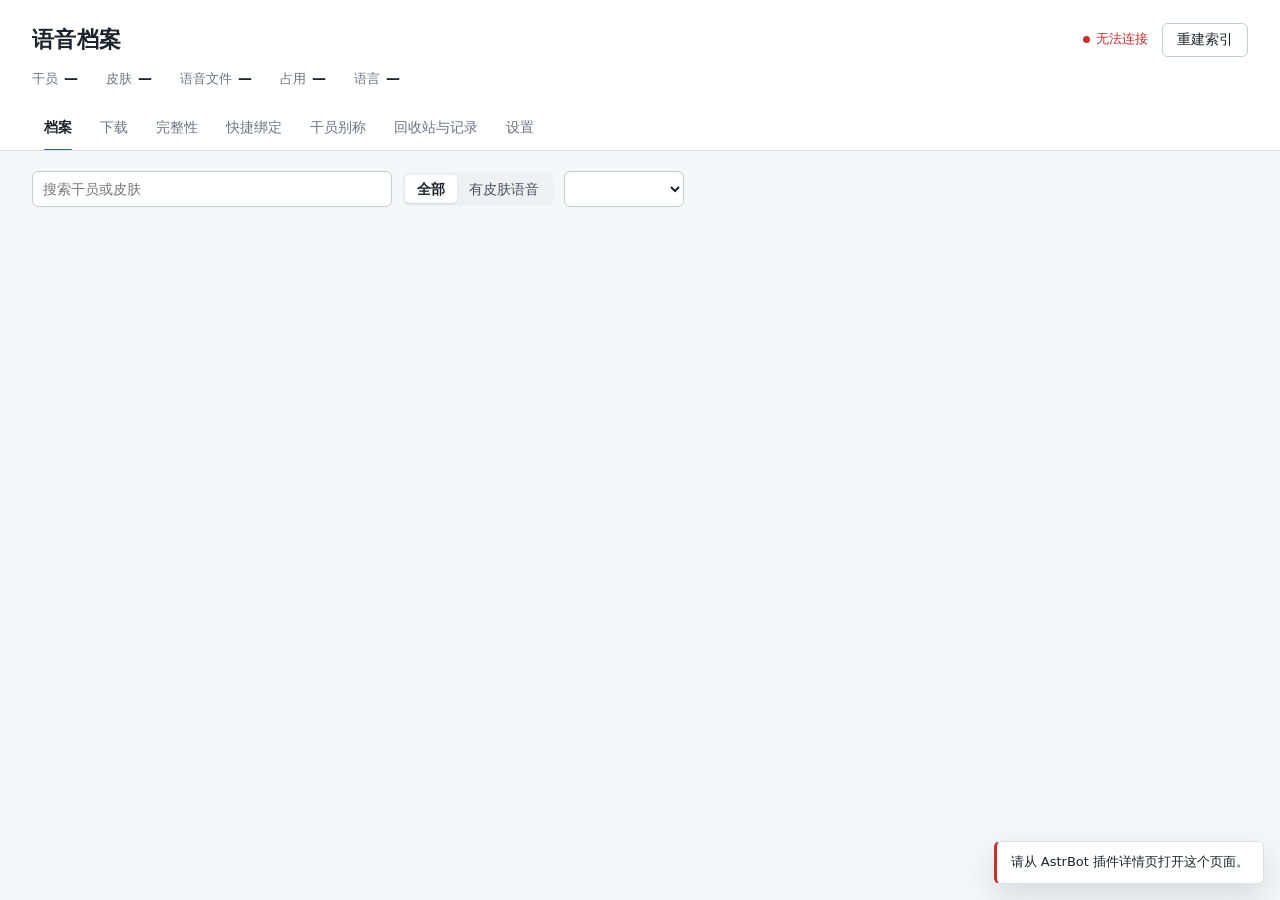
<file: pages/voice-manager/index.html>
<!doctype html>
<html lang="zh-CN">
  <head>
    <meta charset="utf-8" />
    <meta name="viewport" content="width=device-width, initial-scale=1" />
    <title>语音档案控制台</title>
    <style>
      html { background: #f6f7f9; }
      html[data-theme="dark"] { background: #15181d; }
      body {
        margin: 0;
        min-height: 100vh;
        display: grid;
        place-items: center;
        color: #677180;
        font: 14px/1.6 "PingFang SC", "Microsoft YaHei UI", "Microsoft YaHei", "Noto Sans SC", system-ui, sans-serif;
      }
      html[data-theme="dark"] body { color: #98a1ae; }
    </style>
  </head>
  <body>
    <p id="status">正在打开语音档案…</p>
    <script type="module">
      // 入口页只负责按插件配置 page_style 跳转到 modern/ 或 classic/。
      // 跳转时带上当前 query（asset_token、theme），子页面才能通过鉴权。
      const bridge = window.AstrBotPluginPage;

      function withTimeout(promise, ms) {
        return Promise.race([
          promise,
          new Promise((_, reject) => window.setTimeout(() => reject(new Error("timeout")), ms)),
        ]);
      }

      async function resolveStyle() {
        if (!bridge) return "modern";
        try {
          await withTimeout(bridge.ready(), 4000);
          const data = await withTimeout(bridge.apiGet("page/ui"), 4000);
          return data?.style === "classic" ? "classic" : "modern";
        } catch {
          return "modern";
        }
      }

      const style = await resolveStyle();
      window.location.replace(
        new URL(`${style}/index.html${window.location.search}`, window.location.href).href,
      );
    </script>
  </body>
</html>
</file>
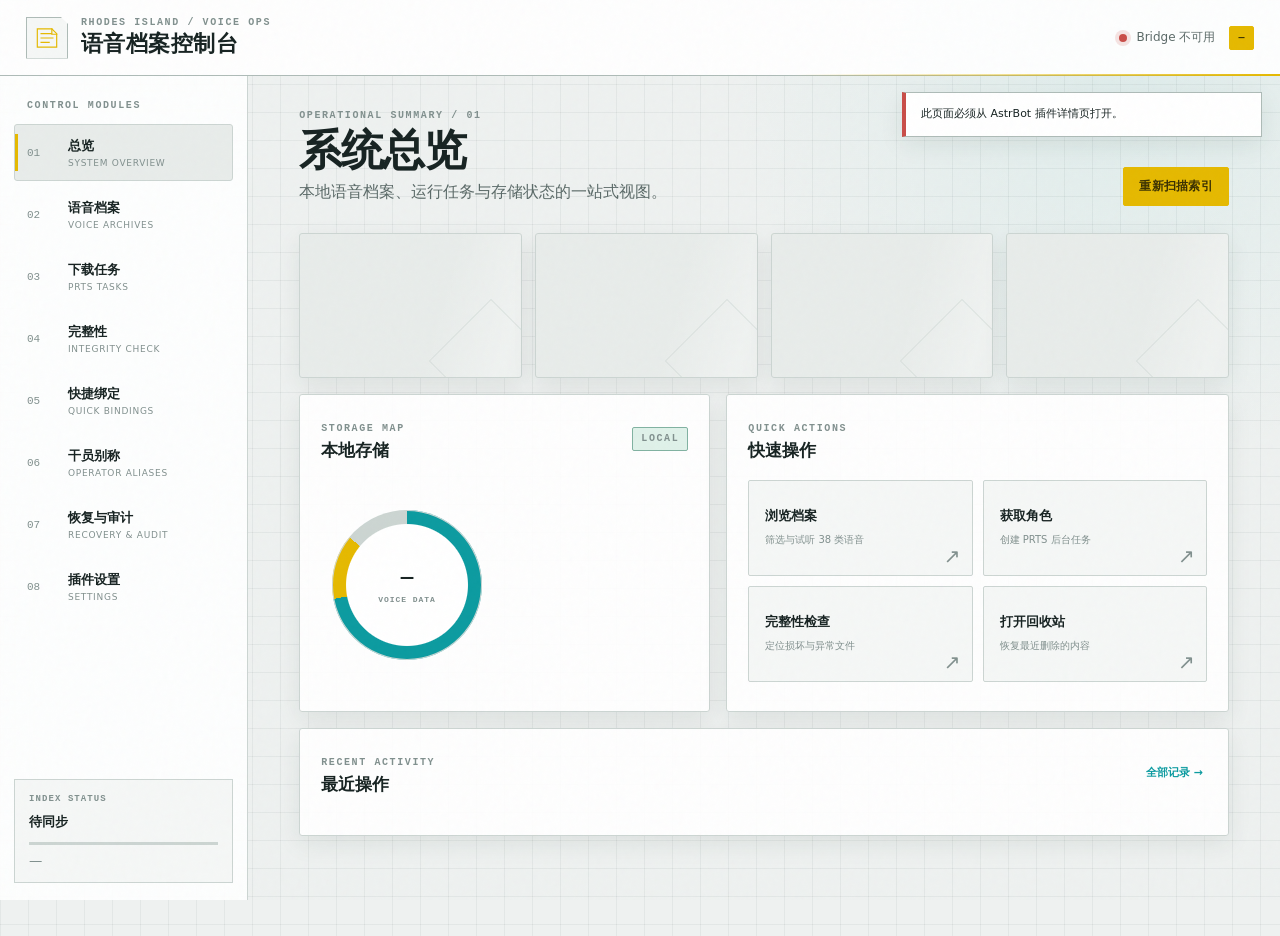
<file: pages/voice-manager/classic/index.html>
<!doctype html>
<html lang="zh-CN">
  <head>
    <meta charset="utf-8" />
    <meta name="viewport" content="width=device-width, initial-scale=1" />
    <meta
      name="description"
      content="明日方舟角色语音插件的档案、下载、完整性和回收站管理控制台"
    />
    <title>语音档案控制台</title>
    <link rel="stylesheet" href="./style.css" />
    <link rel="stylesheet" href="../settings.css" />
  </head>
  <body>
    <div class="noise" aria-hidden="true"></div>
    <div class="app-shell">
      <header class="topbar">
        <button class="mobile-menu icon-button" id="mobile-menu" aria-label="打开导航">
          <span></span><span></span><span></span>
        </button>
        <div class="brand">
          <div class="brand-mark" aria-hidden="true">
            <svg viewBox="0 0 52 52" role="img">
              <path d="M8 9h27l9 9v25H8z" />
              <path d="M15 18h19M15 26h22M15 34h15" />
              <path d="M35 9v10h9" />
            </svg>
          </div>
          <div>
            <p class="eyebrow">RHODES ISLAND / VOICE OPS</p>
            <h1>语音档案控制台</h1>
          </div>
        </div>
        <div class="topbar-meta">
          <span class="live-dot"></span>
          <span id="connection-label">正在连接 AstrBot</span>
          <span class="version-chip">—</span>
        </div>
      </header>

      <aside class="sidebar" id="sidebar">
        <div class="sidebar-label">CONTROL MODULES</div>
        <nav aria-label="管理模块">
          <button class="nav-item is-active" data-view="overview">
            <span class="nav-code">01</span>
            <span><b>总览</b><small>System Overview</small></span>
          </button>
          <button class="nav-item" data-view="archives">
            <span class="nav-code">02</span>
            <span><b>语音档案</b><small>Voice Archives</small></span>
          </button>
          <button class="nav-item" data-view="tasks">
            <span class="nav-code">03</span>
            <span><b>下载任务</b><small>PRTS Tasks</small></span>
          </button>
          <button class="nav-item" data-view="integrity">
            <span class="nav-code">04</span>
            <span><b>完整性</b><small>Integrity Check</small></span>
          </button>
          <button class="nav-item" data-view="bindings">
            <span class="nav-code">05</span>
            <span><b>快捷绑定</b><small>Quick Bindings</small></span>
          </button>
          <button class="nav-item" data-view="aliases">
            <span class="nav-code">06</span>
            <span><b>干员别称</b><small>Operator Aliases</small></span>
          </button>
          <button class="nav-item" data-view="recovery">
            <span class="nav-code">07</span>
            <span><b>恢复与审计</b><small>Recovery & Audit</small></span>
          </button>
          <button class="nav-item" data-view="settings"><span class="nav-code">08</span><span><b>插件设置</b><small>Settings</small></span></button>
        </nav>
        <div class="sidebar-status">
          <span>INDEX STATUS</span>
          <b id="sidebar-index-status">待同步</b>
          <div class="meter"><i id="sidebar-meter"></i></div>
          <small id="sidebar-storage">—</small>
        </div>
      </aside>

      <main class="workspace">
        <section class="view" id="view-settings" data-view-panel="settings"></section>
        <section class="view is-active" id="view-overview" data-view-panel="overview">
          <div class="page-heading">
            <div>
              <p class="eyebrow">OPERATIONAL SUMMARY / 01</p>
              <h2>系统总览</h2>
              <p>本地语音档案、运行任务与存储状态的一站式视图。</p>
            </div>
            <button class="button button-primary" id="overview-rescan">
              <span>重新扫描索引</span>
            </button>
          </div>

          <div class="stat-grid" id="overview-stats">
            <article class="stat-card skeleton-card"></article>
            <article class="stat-card skeleton-card"></article>
            <article class="stat-card skeleton-card"></article>
            <article class="stat-card skeleton-card"></article>
          </div>

          <div class="dashboard-grid">
            <article class="panel storage-panel">
              <div class="panel-title">
                <div><span>STORAGE MAP</span><h3>本地存储</h3></div>
                <span class="status-tag status-ok">LOCAL</span>
              </div>
              <div class="storage-visual">
                <div class="storage-ring" id="storage-ring">
                  <strong id="storage-size">—</strong><small>VOICE DATA</small>
                </div>
                <div class="storage-legend" id="storage-legend"></div>
              </div>
            </article>

            <article class="panel quick-panel">
              <div class="panel-title">
                <div><span>QUICK ACTIONS</span><h3>快速操作</h3></div>
              </div>
              <div class="quick-grid">
                <button data-jump="archives"><b>浏览档案</b><span>筛选与试听 38 类语音</span></button>
                <button data-jump="tasks"><b>获取角色</b><span>创建 PRTS 后台任务</span></button>
                <button data-jump="integrity"><b>完整性检查</b><span>定位损坏与异常文件</span></button>
                <button data-jump="recovery"><b>打开回收站</b><span>恢复最近删除的内容</span></button>
              </div>
            </article>

            <article class="panel activity-panel">
              <div class="panel-title">
                <div><span>RECENT ACTIVITY</span><h3>最近操作</h3></div>
                <button class="text-button" data-jump="recovery">全部记录 →</button>
              </div>
              <div class="timeline" id="overview-audit"></div>
            </article>
          </div>
        </section>

        <section class="view" id="view-archives" data-view-panel="archives">
          <div class="page-heading compact">
            <div>
              <p class="eyebrow">VOICE ARCHIVES / 02</p>
              <h2>语音档案</h2>
              <p>基础档案与每一套皮肤包独立展示；回退语音带有来源标记。</p>
            </div>
            <button class="button button-secondary" id="archives-refresh">刷新档案</button>
          </div>

          <div class="filter-bar">
            <label class="search-field">
              <span>⌕</span>
              <input id="archive-search" type="search" placeholder="搜索干员或皮肤名称…" />
            </label>
            <select id="archive-kind" aria-label="档案类型">
              <option value="all">全部档案</option>
              <option value="operator">基础干员</option>
              <option value="skin">皮肤语音</option>
            </select>
            <select id="archive-language" aria-label="语音语言">
              <option value="all">全部语言</option>
            </select>
            <div class="result-count" id="archive-count">—</div>
          </div>

          <div class="archive-grid" id="archive-grid"></div>
          <div class="empty-state is-hidden" id="archive-empty">
            <div class="empty-glyph">Ø</div>
            <h3>没有匹配的语音档案</h3>
            <p>调整筛选条件，或前往下载任务获取新的角色语音。</p>
          </div>
        </section>

        <section class="view" id="view-tasks" data-view-panel="tasks">
          <div class="page-heading compact">
            <div>
              <p class="eyebrow">PRTS RETRIEVAL / 03</p>
              <h2>下载任务</h2>
              <p>任务在后台执行，离开本页面不会中断正在进行的下载。</p>
            </div>
          </div>

          <div class="two-column">
            <article class="panel form-panel">
              <div class="panel-title">
                <div><span>NEW TASK</span><h3>获取角色语音</h3></div>
              </div>
              <form id="fetch-form">
                <label>
                  <span>角色名称</span>
                  <input id="fetch-character" required maxlength="80" placeholder="例如：阿米娅" />
                </label>
                <fieldset>
                  <legend>下载语言</legend>
                  <div class="check-grid" id="fetch-languages"></div>
                </fieldset>
                <label class="switch-row">
                  <span><b>同时获取皮肤语音</b><small>按照 PRTS 页面可用数据下载</small></span>
                  <input id="fetch-skin" type="checkbox" checked />
                  <i></i>
                </label>
                <button class="button button-primary button-wide" type="submit">
                  创建后台任务
                </button>
              </form>
            </article>

            <article class="panel">
              <div class="panel-title">
                <div><span>TASK QUEUE</span><h3>任务队列</h3></div>
                <button class="text-button" id="tasks-refresh">立即刷新</button>
              </div>
              <div class="task-list" id="task-list"></div>
            </article>
          </div>
        </section>

        <section class="view" id="view-integrity" data-view-panel="integrity">
          <div class="page-heading compact">
            <div>
              <p class="eyebrow">INTEGRITY CONTROL / 04</p>
              <h2>完整性检查</h2>
              <p>识别损坏 WAV、未知语音名、不可读文件与路径异常。</p>
            </div>
          </div>

          <div class="integrity-hero panel">
            <div class="integrity-gauge" id="integrity-gauge">
              <span>NO DATA</span>
              <strong>—</strong>
              <small>VALID FILES</small>
            </div>
            <div class="integrity-copy">
              <p class="eyebrow">SAFE DIAGNOSTICS</p>
              <h3>先检查，再决定是否隔离</h3>
              <p>
                普通检查只读；“检查并隔离”会把异常文件移至插件隔离目录，
                随后自动重建索引，不会直接永久删除。
              </p>
              <div class="button-row">
                <button class="button button-secondary" id="integrity-scan">仅检查</button>
                <button class="button button-warning" id="integrity-quarantine">
                  检查并隔离异常
                </button>
              </div>
            </div>
          </div>

          <article class="panel">
            <div class="panel-title">
              <div><span>LAST REPORT</span><h3>最近报告</h3></div>
              <span id="integrity-time" class="muted">尚未检查</span>
            </div>
            <div class="report-summary" id="integrity-summary"></div>
            <div class="table-wrap">
              <table>
                <thead><tr><th>相对路径</th><th>问题</th><th>处理结果</th></tr></thead>
                <tbody id="integrity-issues"></tbody>
              </table>
            </div>
          </article>
        </section>

        <section class="view" id="view-bindings" data-view-panel="bindings">
          <div class="page-heading compact">
            <div>
              <p class="eyebrow">QUICK BINDINGS / 05</p>
              <h2>快捷绑定</h2>
              <p>在聊天中用一个触发词快速播放指定档案与语音。</p>
            </div>
            <button class="button button-primary" id="binding-new">新建绑定</button>
          </div>
          <article class="panel">
            <div class="table-wrap">
              <table>
                <thead>
                  <tr><th>触发词</th><th>目标档案</th><th>语音</th><th>语言</th><th>状态</th><th></th></tr>
                </thead>
                <tbody id="binding-list"></tbody>
              </table>
            </div>
            <div class="empty-state is-hidden" id="binding-empty">
              <div class="empty-glyph">⌁</div>
              <h3>还没有快捷绑定</h3>
              <p>创建后，用户发送触发词即可播放对应语音。</p>
            </div>
          </article>
        </section>

        <section class="view" id="view-aliases" data-view-panel="aliases">
          <div class="page-heading compact">
            <div>
              <p class="eyebrow">OPERATOR ALIASES / 06</p>
              <h2>干员别称</h2>
              <p>管理聊天命令中的干员简称；保存后立即用于播放、下载和语音绑定。</p>
            </div>
            <button class="button button-primary" id="alias-new">新增别称</button>
          </div>
          <article class="panel">
            <div class="table-wrap">
              <table>
                <thead><tr><th>别称</th><th>标准干员名</th><th>来源</th><th></th></tr></thead>
                <tbody id="alias-list"></tbody>
              </table>
            </div>
            <div class="empty-state is-hidden" id="alias-empty">
              <div class="empty-glyph">⌁</div>
              <h3>还没有干员别称</h3>
              <p>新建后可在聊天中直接用别称查询、下载或绑定语音。</p>
            </div>
          </article>
        </section>

        <section class="view" id="view-recovery" data-view-panel="recovery">
          <div class="page-heading compact">
            <div>
              <p class="eyebrow">RECOVERY & AUDIT / 07</p>
              <h2>恢复与审计</h2>
              <p>回收站支持恢复；永久删除需要二次确认，所有管理操作都会记录。</p>
            </div>
          </div>

          <div class="recovery-grid">
            <article class="panel">
              <div class="panel-title">
                <div><span>RECYCLE BIN</span><h3>可恢复文件</h3></div>
                <span class="count-chip" id="trash-count">0</span>
              </div>
              <div class="trash-list" id="trash-list"></div>
              <div class="empty-state compact is-hidden" id="trash-empty">
                <div class="empty-glyph">✓</div><h3>回收站为空</h3>
              </div>
            </article>
            <article class="panel">
              <div class="panel-title">
                <div><span>AUDIT LOG</span><h3>操作记录</h3></div>
                <button class="text-button" id="audit-refresh">刷新</button>
              </div>
              <div class="audit-list" id="audit-list"></div>
            </article>
          </div>
        </section>
      </main>
    </div>

    <aside class="drawer" id="archive-drawer" aria-hidden="true">
      <div class="drawer-backdrop" data-close-drawer></div>
      <div class="drawer-panel">
        <header class="drawer-header">
          <div>
            <p class="eyebrow" id="drawer-kind">VOICE ARCHIVE</p>
            <h2 id="drawer-title">—</h2>
            <p id="drawer-subtitle">—</p>
          </div>
          <button class="icon-button drawer-close" data-close-drawer aria-label="关闭">×</button>
        </header>
        <div class="drawer-toolbar">
          <select id="drawer-language" aria-label="选择语言"></select>
          <button class="button button-secondary" id="drawer-export">导出当前语言</button>
          <button class="button button-secondary" id="drawer-select-all">
            全选本包
          </button>
          <button class="button button-warning" id="drawer-batch-remove" disabled>
            批量回收 <span id="drawer-selected-count">0</span>
          </button>
          <label class="button button-secondary file-button">
            批量导入 ZIP
            <input id="drawer-import" type="file" accept=".zip,application/zip" />
          </label>
        </div>
        <div class="voice-legend">
          <span><i class="dot-own"></i>本档案</span>
          <span><i class="dot-fallback"></i>基础回退</span>
          <span><i class="dot-missing"></i>缺失</span>
          <span><i class="dot-damaged"></i>损坏</span>
        </div>
        <div class="voice-list" id="drawer-voice-list"></div>
      </div>
    </aside>

    <div class="audio-dock is-hidden" id="audio-dock">
      <div class="audio-meta">
        <span class="live-dot"></span>
        <div><small>NOW PLAYING</small><b id="audio-title">—</b></div>
      </div>
      <audio id="audio-player" controls preload="metadata"></audio>
      <button class="icon-button" id="audio-close" aria-label="关闭播放器">×</button>
    </div>

    <dialog class="modal" id="modal">
      <form method="dialog" class="modal-card">
        <div class="modal-accent"></div>
        <p class="eyebrow" id="modal-eyebrow">CONFIRM ACTION</p>
        <h3 id="modal-title">确认操作</h3>
        <p id="modal-message"></p>
        <div id="modal-fields"></div>
        <div class="modal-actions">
          <button class="button button-secondary" value="cancel">取消</button>
          <button class="button button-warning" id="modal-confirm" value="confirm">确认</button>
        </div>
      </form>
    </dialog>

    <input id="replace-file" type="file" accept=".wav,audio/wav" hidden />
    <div class="toast-stack" id="toast-stack" aria-live="polite"></div>
    <script src="../common.js"></script>
    <script src="../settings.js"></script>
    <script type="module" src="./app.js"></script>
  </body>
</html>
</file>
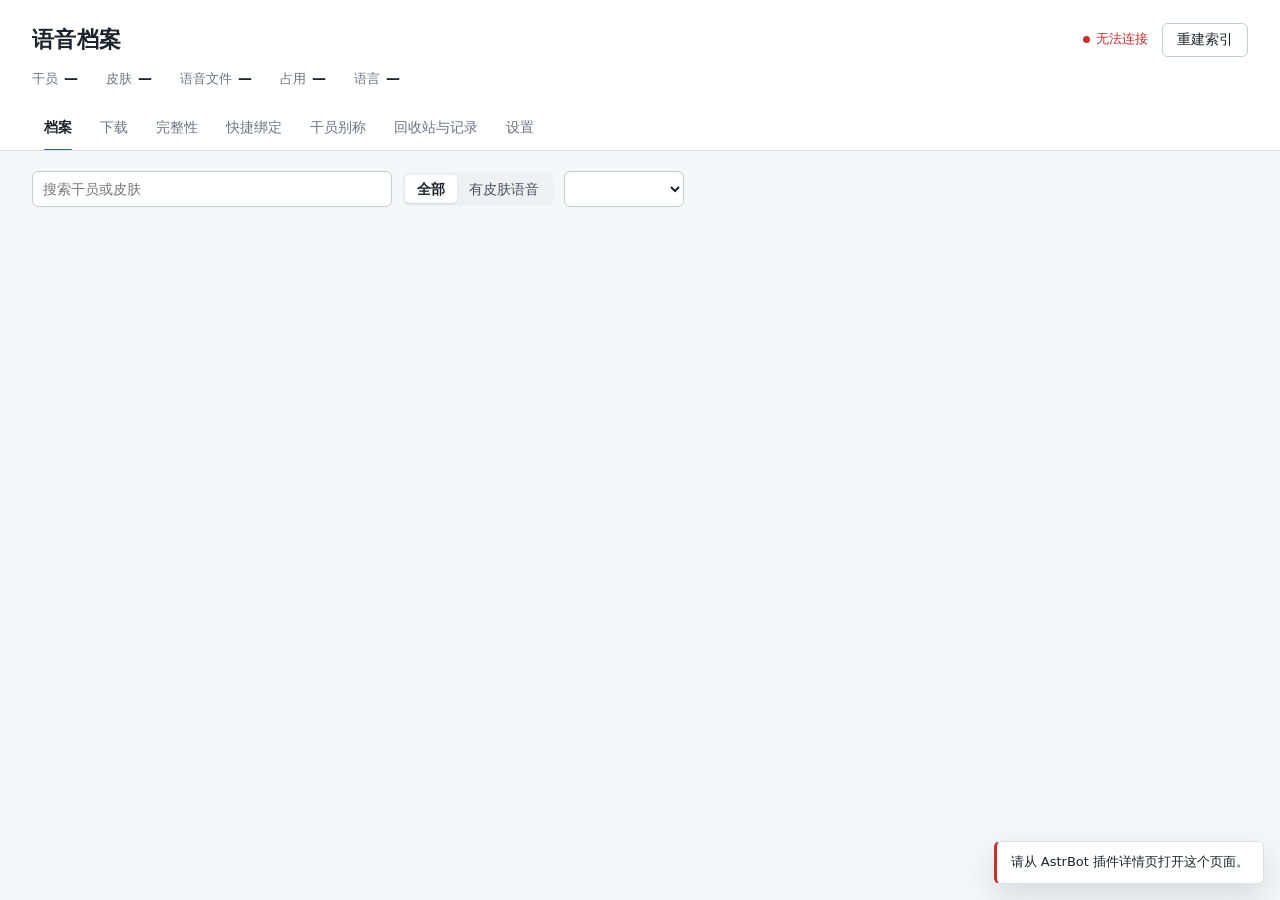
<file: pages/voice-manager/modern/index.html>
<!doctype html>
<html lang="zh-CN">
  <head>
    <meta charset="utf-8" />
    <meta name="viewport" content="width=device-width, initial-scale=1" />
    <meta
      name="description"
      content="明日方舟角色语音插件的档案、下载、完整性和回收站管理页面"
    />
    <title>语音档案控制台</title>
    <link rel="stylesheet" href="./style.css" />
    <link rel="stylesheet" href="../settings.css" />
  </head>
  <body>
    <header class="masthead">
      <div class="masthead-row">
        <h1 id="page-title">语音档案</h1>
        <div class="masthead-tools">
          <span class="conn" id="conn" data-state="pending">正在连接 AstrBot</span>
          <button class="btn" id="rescan" type="button">重建索引</button>
        </div>
      </div>
      <dl class="summary" id="summary">
        <div><dt>干员</dt><dd data-stat="operators">—</dd></div>
        <div><dt>皮肤</dt><dd data-stat="skins">—</dd></div>
        <div><dt>语音文件</dt><dd data-stat="wav">—</dd></div>
        <div><dt>占用</dt><dd data-stat="bytes">—</dd></div>
        <div><dt>语言</dt><dd data-stat="languages">—</dd></div>
      </dl>
      <nav class="tabs" role="tablist" aria-label="管理模块">
        <button class="tab" role="tab" id="tab-archives" data-view="archives" aria-selected="true" aria-controls="view-archives">档案</button>
        <button class="tab" role="tab" id="tab-tasks" data-view="tasks" aria-selected="false" aria-controls="view-tasks" tabindex="-1">下载<span class="badge" id="badge-tasks" hidden></span></button>
        <button class="tab" role="tab" id="tab-integrity" data-view="integrity" aria-selected="false" aria-controls="view-integrity" tabindex="-1">完整性<span class="badge is-warn" id="badge-integrity" hidden></span></button>
        <button class="tab" role="tab" id="tab-bindings" data-view="bindings" aria-selected="false" aria-controls="view-bindings" tabindex="-1">快捷绑定</button>
        <button class="tab" role="tab" id="tab-aliases" data-view="aliases" aria-selected="false" aria-controls="view-aliases" tabindex="-1">干员别称</button>
        <button class="tab" role="tab" id="tab-recovery" data-view="recovery" aria-selected="false" aria-controls="view-recovery" tabindex="-1">回收站与记录<span class="badge" id="badge-trash" hidden></span></button>
        <button class="tab" role="tab" id="tab-settings" data-view="settings" aria-selected="false" aria-controls="view-settings" tabindex="-1">设置</button>
      </nav>
    </header>

    <main class="page">
      <section class="view" id="view-settings" role="tabpanel" aria-labelledby="tab-settings" hidden></section>
      <section class="view" id="view-archives" role="tabpanel" aria-labelledby="tab-archives">
        <div class="filters">
          <input class="field search" id="archive-search" type="search" placeholder="搜索干员或皮肤" aria-label="搜索干员或皮肤" />
          <div class="segmented" role="group" aria-label="档案范围" id="archive-kind">
            <button type="button" aria-pressed="true" data-kind="all">全部</button>
            <button type="button" aria-pressed="false" data-kind="skin">有皮肤语音</button>
          </div>
          <select class="field" id="archive-language" aria-label="语音语言"></select>
          <p class="filters-count" id="archive-count" aria-live="polite"></p>
        </div>
        <ul class="catalog" id="catalog"></ul>
        <div class="empty" id="archive-empty" hidden>
          <p id="archive-empty-text">没有匹配的档案。</p>
          <button class="btn" type="button" data-jump="tasks">去下载</button>
        </div>
      </section>

      <section class="view" id="view-tasks" role="tabpanel" aria-labelledby="tab-tasks" hidden>
        <div class="split">
          <form class="block" id="fetch-form" novalidate>
            <h2>下载干员语音</h2>
            <p class="hint">从 PRTS 获取语音，任务在后台执行，关掉页面也不会中断。</p>
            <label class="stack">
              <span>干员名称</span>
              <input class="field" id="fetch-character" list="operator-names" maxlength="80" placeholder="例如：阿米娅" autocomplete="off" aria-describedby="fetch-hint" />
            </label>
            <datalist id="operator-names"></datalist>
            <div class="field-hint" id="fetch-hint" aria-live="polite"></div>
            <fieldset class="stack">
              <legend>语言</legend>
              <div class="checks" id="fetch-languages"></div>
            </fieldset>
            <label class="toggle">
              <input id="fetch-skin" type="checkbox" checked />
              <span>同时下载皮肤语音</span>
            </label>
            <button class="btn btn-primary" type="submit">预览并下载</button>
          </form>

          <div class="block">
            <div class="block-head">
              <h2>任务</h2>
              <button class="btn btn-quiet" type="button" id="tasks-refresh">刷新</button>
            </div>
            <ul class="rows" id="task-list"></ul>
          </div>
        </div>

        <div class="block roster-block">
          <div class="block-head">
            <div>
              <h2>还没下载的干员</h2>
              <p class="hint" id="roster-meta">正在读取 PRTS 干员列表…</p>
            </div>
            <button class="btn btn-quiet" type="button" id="roster-refresh">从 PRTS 刷新</button>
          </div>
          <div class="roster-tools">
            <input class="field" id="roster-search" type="search" placeholder="筛选干员" aria-label="筛选还没下载的干员" />
            <button class="btn btn-small" type="button" id="roster-select-all">全选可见</button>
          </div>
          <ul class="roster" id="roster" aria-label="还没下载的干员"></ul>
          <div class="roster-foot">
            <p id="roster-count"></p>
            <button class="btn btn-primary" type="button" id="roster-download" disabled>下载所选</button>
          </div>
        </div>
      </section>

      <section class="view" id="view-integrity" role="tabpanel" aria-labelledby="tab-integrity" hidden>
        <div class="block">
          <div class="block-head">
            <div>
              <h2>完整性检查</h2>
              <p class="hint">找出损坏的 WAV、无法识别的语音名、不可读文件和路径异常。只读检查不会改动文件；隔离会把异常文件移到隔离目录并重建索引，不会直接删除。</p>
            </div>
            <div class="btn-row">
              <button class="btn" type="button" id="integrity-scan">只读检查</button>
              <button class="btn btn-danger" type="button" id="integrity-quarantine">检查并隔离异常</button>
            </div>
          </div>
          <div class="health" id="integrity-health"></div>
          <div class="table-wrap">
            <table>
              <thead><tr><th>相对路径</th><th>问题</th><th>处理</th></tr></thead>
              <tbody id="integrity-issues"></tbody>
            </table>
          </div>
        </div>
      </section>

      <section class="view" id="view-bindings" role="tabpanel" aria-labelledby="tab-bindings" hidden>
        <div class="block">
          <div class="block-head">
            <div>
              <h2>快捷绑定</h2>
              <p class="hint">在聊天里发送触发词，直接播放指定档案的某条语音。</p>
            </div>
            <button class="btn btn-primary" type="button" id="binding-new">新建绑定</button>
          </div>
          <div class="table-wrap">
            <table>
              <thead><tr><th>触发词</th><th>档案</th><th>语音</th><th>语言</th><th>状态</th><th><span class="sr-only">操作</span></th></tr></thead>
              <tbody id="binding-list"></tbody>
            </table>
          </div>
          <div class="empty" id="binding-empty" hidden>
            <p>还没有快捷绑定。新建一个，用户发送触发词就能听到对应语音。</p>
          </div>
        </div>
      </section>

      <section class="view" id="view-aliases" role="tabpanel" aria-labelledby="tab-aliases" hidden>
        <div class="block">
          <div class="block-head">
            <div>
              <h2>干员别称</h2>
              <p class="hint">聊天命令里的简称。保存后立即用于播放、下载和快捷绑定。下载时用到 PRTS 收录的别称也会自动记在这里。</p>
            </div>
            <button class="btn btn-primary" type="button" id="alias-new">新增别称</button>
          </div>
          <div class="table-wrap">
            <table>
              <thead><tr><th>别称</th><th>干员名</th><th>来源</th><th><span class="sr-only">操作</span></th></tr></thead>
              <tbody id="alias-list"></tbody>
            </table>
          </div>
          <div class="empty" id="alias-empty" hidden>
            <p>还没有干员别称。新增后就能在聊天里用简称查询、下载或绑定语音。</p>
          </div>
        </div>
      </section>

      <section class="view" id="view-recovery" role="tabpanel" aria-labelledby="tab-recovery" hidden>
        <div class="split split-even">
          <div class="block">
            <div class="block-head">
              <div>
                <h2>回收站</h2>
                <p class="hint">回收的语音可以恢复。永久删除无法撤销。</p>
              </div>
            </div>
            <ul class="rows" id="trash-list"></ul>
          </div>
          <div class="block">
            <div class="block-head">
              <h2>操作记录</h2>
              <button class="btn btn-quiet" type="button" id="audit-refresh">刷新</button>
            </div>
            <ul class="rows log" id="audit-list"></ul>
          </div>
        </div>
      </section>
    </main>

    <div class="drawer" id="drawer" hidden>
      <div class="drawer-scrim" data-close-drawer></div>
      <section class="drawer-panel" role="dialog" aria-modal="true" aria-labelledby="drawer-title">
        <header class="drawer-head">
          <div class="drawer-id">
            <span class="avatar avatar-lg" id="drawer-avatar" aria-hidden="true"></span>
            <div>
              <h2 id="drawer-title">—</h2>
              <p id="drawer-subtitle">—</p>
            </div>
          </div>
          <button class="icon-btn" type="button" id="drawer-close" data-close-drawer aria-label="关闭档案">
            <svg viewBox="0 0 20 20" aria-hidden="true"><path d="M5 5l10 10M15 5L5 15" /></svg>
          </button>
        </header>

        <div class="pkg-switch" id="drawer-packages" role="group" aria-label="语音包" hidden></div>

        <div class="drawer-bar">
          <div class="segmented lang-switch" role="group" aria-label="语言" id="drawer-languages"></div>
          <div class="btn-row">
            <button class="btn" type="button" id="drawer-export">导出 ZIP</button>
            <label class="btn file-btn">
              导入 ZIP
              <input id="drawer-import" type="file" accept=".zip,application/zip" />
            </label>
            <button class="btn" type="button" id="drawer-select" aria-pressed="false">多选回收</button>
          </div>
        </div>

        <div class="tally" id="drawer-tally"></div>
        <div class="matrix" id="matrix"></div>

        <footer class="dock" id="dock">
          <div class="dock-idle" id="dock-idle">点一条语音试听，或管理这个文件。</div>
          <div class="dock-voice" id="dock-voice" hidden>
            <div class="dock-info">
              <h3 id="dock-name">—</h3>
              <p id="dock-meta">—</p>
            </div>
            <audio id="audio-player" controls preload="none"></audio>
            <div class="btn-row">
              <button class="btn" type="button" data-voice-action="download">下载</button>
              <button class="btn" type="button" data-voice-action="replace">替换</button>
              <button class="btn btn-danger" type="button" data-voice-action="remove">回收</button>
            </div>
            <blockquote class="dock-line" id="dock-line" hidden></blockquote>
          </div>
          <div class="dock-batch" id="dock-batch" hidden>
            <p id="batch-count">已选 0 条</p>
            <div class="btn-row">
              <button class="btn" type="button" id="batch-all">全选可回收</button>
              <button class="btn btn-danger" type="button" id="batch-remove" disabled>回收所选</button>
              <button class="btn btn-quiet" type="button" id="batch-done">完成</button>
            </div>
          </div>
        </footer>
      </section>
    </div>

    <dialog class="modal" id="modal" aria-labelledby="modal-title">
      <form method="dialog" class="modal-card">
        <h3 id="modal-title">确认操作</h3>
        <p id="modal-message"></p>
        <div id="modal-fields"></div>
        <div class="modal-actions">
          <button class="btn btn-primary" id="modal-confirm" value="confirm">确认</button>
          <button class="btn" id="modal-cancel" value="cancel" formnovalidate>取消</button>
        </div>
      </form>
    </dialog>

    <input id="replace-file" type="file" accept=".wav,audio/wav" hidden />
    <div class="toasts" id="toasts" aria-live="polite"></div>
    <script src="../common.js"></script>
    <script src="../settings.js"></script>
    <script type="module" src="./app.js"></script>
  </body>
</html>
</file>
<file: pages/voice-manager/classic/style.css>
:root {
  color-scheme: light;
  --bg: #eef1f0;
  --bg-grid: rgba(30, 54, 54, 0.055);
  --surface: rgba(255, 255, 255, 0.92);
  --surface-solid: #ffffff;
  --surface-alt: #f5f7f6;
  --surface-strong: #e8ecea;
  --text: #172322;
  --text-soft: #5b6a68;
  --muted: #81908e;
  --line: #ccd5d2;
  --line-strong: #aebbb7;
  --yellow: #e5b900;
  --yellow-ink: #3b3100;
  --cyan: #0c9ba0;
  --cyan-soft: #d7f0ef;
  --red: #c94d48;
  --red-soft: #f8dfdd;
  --green: #258864;
  --green-soft: #dff1e9;
  --orange: #ca7129;
  --shadow: 0 18px 48px rgba(26, 47, 44, 0.12);
  --shadow-small: 0 8px 24px rgba(26, 47, 44, 0.08);
  --radius: 3px;
  --sidebar: 248px;
  --topbar: 76px;
  font-family:
    Inter, "Noto Sans SC", "Microsoft YaHei", "PingFang SC", system-ui,
    sans-serif;
}

[data-theme="dark"] {
  color-scheme: dark;
  --bg: #0d1314;
  --bg-grid: rgba(119, 173, 170, 0.045);
  --surface: rgba(22, 31, 32, 0.94);
  --surface-solid: #161f20;
  --surface-alt: #1b2728;
  --surface-strong: #223132;
  --text: #edf5f3;
  --text-soft: #a9b9b6;
  --muted: #71827f;
  --line: #2c3d3d;
  --line-strong: #405554;
  --yellow: #f2c600;
  --yellow-ink: #201b00;
  --cyan: #30c8c8;
  --cyan-soft: #163b3d;
  --red: #f06c66;
  --red-soft: #472727;
  --green: #55bd90;
  --green-soft: #1c3b30;
  --orange: #e99349;
  --shadow: 0 18px 56px rgba(0, 0, 0, 0.34);
  --shadow-small: 0 8px 26px rgba(0, 0, 0, 0.24);
}

* {
  box-sizing: border-box;
}

html {
  min-width: 320px;
  min-height: 100%;
  background: var(--bg);
}

body {
  margin: 0;
  min-height: 100vh;
  overflow-x: hidden;
  color: var(--text);
  background:
    linear-gradient(90deg, var(--bg-grid) 1px, transparent 1px),
    linear-gradient(var(--bg-grid) 1px, transparent 1px),
    radial-gradient(circle at 88% 8%, rgba(34, 181, 177, 0.07), transparent 28%),
    var(--bg);
  background-size: 28px 28px, 28px 28px, auto, auto;
}

button,
input,
select {
  font: inherit;
}

button {
  color: inherit;
}

button,
select,
input[type="checkbox"] {
  cursor: pointer;
}

button:focus-visible,
input:focus-visible,
select:focus-visible {
  outline: 2px solid var(--cyan);
  outline-offset: 2px;
}

.noise {
  position: fixed;
  z-index: 1000;
  inset: 0;
  pointer-events: none;
  opacity: 0.035;
  background-image: url("data:image/svg+xml,%3Csvg viewBox='0 0 180 180' xmlns='http://www.w3.org/2000/svg'%3E%3Cfilter id='n'%3E%3CfeTurbulence type='fractalNoise' baseFrequency='.85' numOctaves='3' stitchTiles='stitch'/%3E%3C/filter%3E%3Crect width='100%25' height='100%25' filter='url(%23n)' opacity='.7'/%3E%3C/svg%3E");
}

.app-shell {
  display: grid;
  min-height: 100vh;
  grid-template:
    "topbar topbar" var(--topbar)
    "sidebar workspace" 1fr / var(--sidebar) minmax(0, 1fr);
}

.topbar {
  grid-area: topbar;
  position: sticky;
  z-index: 40;
  top: 0;
  display: flex;
  align-items: center;
  justify-content: space-between;
  min-width: 0;
  padding: 0 26px;
  border-bottom: 1px solid var(--line-strong);
  background: color-mix(in srgb, var(--surface-solid) 92%, transparent);
  backdrop-filter: blur(18px);
}

.topbar::after {
  position: absolute;
  right: 0;
  bottom: -1px;
  width: 38%;
  height: 2px;
  content: "";
  background: linear-gradient(90deg, transparent, var(--yellow));
}

.brand,
.topbar-meta,
.audio-meta,
.panel-title {
  display: flex;
  align-items: center;
}

.brand {
  min-width: 0;
  gap: 13px;
}

.brand-mark {
  display: grid;
  width: 42px;
  height: 42px;
  place-items: center;
  color: var(--yellow);
  border: 1px solid var(--line-strong);
  background: var(--surface-alt);
  clip-path: polygon(0 0, 82% 0, 100% 18%, 100% 100%, 0 100%);
}

.brand-mark svg {
  width: 28px;
  fill: none;
  stroke: currentColor;
  stroke-linecap: square;
  stroke-width: 2.2;
}

.brand h1 {
  overflow: hidden;
  margin: 1px 0 0;
  font-size: clamp(17px, 2.3vw, 22px);
  font-weight: 780;
  letter-spacing: 0.02em;
  text-overflow: ellipsis;
  white-space: nowrap;
}

.eyebrow,
.sidebar-label,
.panel-title span,
.audio-meta small {
  margin: 0;
  color: var(--muted);
  font-family: "JetBrains Mono", "Cascadia Mono", Consolas, monospace;
  font-size: 10px;
  font-weight: 700;
  letter-spacing: 0.16em;
  text-transform: uppercase;
}

.topbar-meta {
  flex: 0 0 auto;
  gap: 9px;
  color: var(--text-soft);
  font-size: 12px;
}

.live-dot {
  width: 8px;
  height: 8px;
  border-radius: 50%;
  background: var(--green);
  box-shadow: 0 0 0 4px color-mix(in srgb, var(--green) 15%, transparent);
}

.live-dot.is-offline {
  background: var(--red);
  box-shadow: 0 0 0 4px color-mix(in srgb, var(--red) 15%, transparent);
}

.version-chip,
.count-chip,
.status-tag {
  display: inline-flex;
  align-items: center;
  min-height: 24px;
  padding: 3px 8px;
  border: 1px solid var(--line);
  border-radius: 2px;
  font-family: "JetBrains Mono", "Cascadia Mono", Consolas, monospace;
  font-size: 10px;
  font-weight: 700;
  letter-spacing: 0.06em;
}

.version-chip {
  margin-left: 5px;
  color: var(--yellow-ink);
  border-color: var(--yellow);
  background: var(--yellow);
}

.sidebar {
  grid-area: sidebar;
  position: sticky;
  z-index: 30;
  top: var(--topbar);
  display: flex;
  height: calc(100vh - var(--topbar));
  flex-direction: column;
  padding: 24px 14px 17px;
  border-right: 1px solid var(--line);
  background: color-mix(in srgb, var(--surface-solid) 88%, transparent);
  backdrop-filter: blur(14px);
}

.sidebar-label {
  padding: 0 13px 13px;
}

.sidebar nav {
  display: grid;
  gap: 5px;
}

.nav-item {
  position: relative;
  display: grid;
  width: 100%;
  grid-template-columns: 32px 1fr;
  gap: 9px;
  align-items: center;
  padding: 12px 12px;
  text-align: left;
  border: 1px solid transparent;
  border-radius: var(--radius);
  background: transparent;
}

.nav-item::before {
  position: absolute;
  top: 9px;
  bottom: 9px;
  left: 0;
  width: 3px;
  content: "";
  background: transparent;
}

.nav-item:hover {
  background: var(--surface-alt);
}

.nav-item.is-active {
  border-color: var(--line);
  background: var(--surface-strong);
}

.nav-item.is-active::before {
  background: var(--yellow);
}

.nav-code {
  color: var(--muted);
  font-family: "JetBrains Mono", "Cascadia Mono", Consolas, monospace;
  font-size: 11px;
}

.nav-item b,
.nav-item small {
  display: block;
}

.nav-item b {
  font-size: 13px;
}

.nav-item small {
  margin-top: 3px;
  color: var(--muted);
  font-size: 9px;
  letter-spacing: 0.08em;
  text-transform: uppercase;
}

.sidebar-status {
  margin-top: auto;
  padding: 14px;
  border: 1px solid var(--line);
  background: var(--surface-alt);
}

.sidebar-status > span,
.sidebar-status > b,
.sidebar-status > small {
  display: block;
}

.sidebar-status > span {
  color: var(--muted);
  font: 700 9px/1.2 "JetBrains Mono", "Cascadia Mono", Consolas, monospace;
  letter-spacing: 0.12em;
}

.sidebar-status > b {
  margin-top: 8px;
  font-size: 13px;
}

.sidebar-status > small {
  margin-top: 8px;
  color: var(--muted);
}

.meter {
  height: 3px;
  margin-top: 11px;
  overflow: hidden;
  background: var(--line);
}

.meter i {
  display: block;
  width: 0;
  height: 100%;
  transition: width 0.5s ease;
  background: linear-gradient(90deg, var(--cyan), var(--yellow));
}

.workspace {
  grid-area: workspace;
  min-width: 0;
  padding: 34px clamp(20px, 4vw, 56px) 100px;
}

.view {
  display: none;
  max-width: 1440px;
  margin: 0 auto;
  animation: view-in 0.24s ease both;
}

.view.is-active {
  display: block;
}

@keyframes view-in {
  from { opacity: 0; transform: translateY(5px); }
  to { opacity: 1; transform: none; }
}

.page-heading {
  display: flex;
  align-items: flex-end;
  justify-content: space-between;
  gap: 24px;
  margin-bottom: 27px;
}

.page-heading.compact {
  align-items: center;
}

.page-heading h2 {
  margin: 7px 0 6px;
  font-size: clamp(28px, 4vw, 43px);
  line-height: 1.05;
  letter-spacing: -0.035em;
}

.page-heading.compact h2 {
  font-size: clamp(26px, 3.6vw, 38px);
}

.page-heading p:last-child {
  max-width: 680px;
  margin: 0;
  color: var(--text-soft);
  line-height: 1.65;
}

.button,
.text-button,
.icon-button {
  border: 0;
}

.button {
  display: inline-flex;
  min-height: 39px;
  align-items: center;
  justify-content: center;
  padding: 8px 15px;
  border: 1px solid transparent;
  border-radius: 2px;
  font-size: 12px;
  font-weight: 720;
  letter-spacing: 0.02em;
  transition: transform 0.15s ease, box-shadow 0.15s ease, background 0.15s ease;
}

.button:hover {
  transform: translateY(-1px);
  box-shadow: var(--shadow-small);
}

.button:disabled {
  cursor: not-allowed;
  opacity: 0.45;
  transform: none;
  box-shadow: none;
}

.button-primary {
  color: var(--yellow-ink);
  border-color: var(--yellow);
  background: var(--yellow);
}

.button-secondary {
  color: var(--text);
  border-color: var(--line-strong);
  background: var(--surface-alt);
}

.button-warning {
  color: #fff;
  border-color: var(--red);
  background: var(--red);
}

.button-small {
  min-height: 29px;
  padding: 5px 9px;
  font-size: 10px;
}

.button-wide {
  width: 100%;
}

.button-row {
  display: flex;
  flex-wrap: wrap;
  gap: 9px;
  margin-top: 20px;
}

.text-button {
  padding: 4px;
  color: var(--cyan);
  background: transparent;
  font-size: 11px;
  font-weight: 700;
}

.icon-button {
  display: inline-grid;
  width: 36px;
  height: 36px;
  place-items: center;
  border-radius: 2px;
  background: transparent;
  font-size: 24px;
}

.icon-button:hover {
  background: var(--surface-strong);
}

.mobile-menu {
  display: none;
}

.mobile-menu span {
  display: block;
  width: 17px;
  height: 1px;
  margin: 3px auto;
  background: currentColor;
}

.stat-grid {
  display: grid;
  grid-template-columns: repeat(4, minmax(0, 1fr));
  gap: 13px;
  margin-bottom: 16px;
}

.stat-card,
.panel {
  position: relative;
  border: 1px solid var(--line);
  border-radius: var(--radius);
  background: var(--surface);
  box-shadow: var(--shadow-small);
}

.stat-card {
  min-height: 145px;
  padding: 21px;
  overflow: hidden;
}

.stat-card::after {
  position: absolute;
  right: -14px;
  bottom: -28px;
  width: 86px;
  height: 86px;
  content: "";
  transform: rotate(45deg);
  border: 1px solid var(--line);
  opacity: 0.55;
}

.stat-card .stat-top {
  display: flex;
  align-items: center;
  justify-content: space-between;
  color: var(--muted);
  font: 700 9px/1.2 "JetBrains Mono", "Cascadia Mono", Consolas, monospace;
  letter-spacing: 0.1em;
}

.stat-card .stat-icon {
  color: var(--cyan);
  font-size: 18px;
}

.stat-card strong {
  display: block;
  margin-top: 18px;
  font: 760 clamp(27px, 3vw, 37px)/1 "JetBrains Mono", "Cascadia Mono", Consolas, monospace;
}

.stat-card p {
  margin: 8px 0 0;
  color: var(--text-soft);
  font-size: 11px;
}

.skeleton-card {
  background:
    linear-gradient(105deg, transparent 30%, rgba(255, 255, 255, 0.32) 45%, transparent 60%),
    var(--surface-strong);
  background-size: 220% 100%;
  animation: skeleton 1.3s infinite linear;
}

@keyframes skeleton {
  to { background-position-x: -220%; }
}

.dashboard-grid {
  display: grid;
  grid-template-columns: 0.9fr 1.1fr;
  gap: 16px;
}

.panel {
  padding: 21px;
}

.panel-title {
  justify-content: space-between;
  gap: 16px;
  margin-bottom: 18px;
}

.panel-title h3 {
  margin: 4px 0 0;
  font-size: 17px;
}

.status-ok {
  color: var(--green);
  border-color: color-mix(in srgb, var(--green) 45%, var(--line));
  background: var(--green-soft);
}

.storage-visual {
  display: flex;
  min-height: 210px;
  align-items: center;
  justify-content: space-around;
  gap: 24px;
}

.storage-ring,
.integrity-gauge {
  display: grid;
  width: 150px;
  height: 150px;
  flex: 0 0 auto;
  place-content: center;
  text-align: center;
  border-radius: 50%;
  background:
    radial-gradient(circle, var(--surface-solid) 57%, transparent 58%),
    conic-gradient(var(--cyan) 0 72%, var(--yellow) 72% 86%, var(--line) 86%);
  box-shadow: inset 0 0 0 1px var(--line);
}

.storage-ring strong,
.integrity-gauge strong {
  font: 740 21px/1.2 "JetBrains Mono", "Cascadia Mono", Consolas, monospace;
}

.storage-ring small,
.integrity-gauge small {
  margin-top: 5px;
  color: var(--muted);
  font: 700 8px/1.2 "JetBrains Mono", "Cascadia Mono", Consolas, monospace;
  letter-spacing: 0.12em;
}

.storage-legend {
  display: grid;
  min-width: 150px;
  gap: 13px;
}

.storage-legend div {
  display: grid;
  grid-template-columns: 9px 1fr auto;
  gap: 9px;
  align-items: center;
  font-size: 11px;
}

.storage-legend i {
  width: 8px;
  height: 8px;
  border-radius: 1px;
  background: var(--cyan);
}

.storage-legend b {
  font-family: "JetBrains Mono", "Cascadia Mono", Consolas, monospace;
}

.quick-grid {
  display: grid;
  grid-template-columns: 1fr 1fr;
  gap: 10px;
}

.quick-grid button {
  position: relative;
  min-height: 96px;
  padding: 16px;
  overflow: hidden;
  text-align: left;
  border: 1px solid var(--line);
  border-radius: 2px;
  background: var(--surface-alt);
}

.quick-grid button::after {
  position: absolute;
  right: 11px;
  bottom: 7px;
  content: "↗";
  color: var(--muted);
  font-size: 20px;
}

.quick-grid button:hover {
  border-color: var(--cyan);
}

.quick-grid b,
.quick-grid span {
  display: block;
}

.quick-grid b {
  font-size: 13px;
}

.quick-grid span {
  max-width: 145px;
  margin-top: 8px;
  color: var(--muted);
  font-size: 10px;
  line-height: 1.45;
}

.activity-panel {
  grid-column: 1 / -1;
}

.timeline,
.audit-list {
  display: grid;
  gap: 0;
}

.timeline-item,
.audit-item {
  display: grid;
  grid-template-columns: 22px minmax(0, 1fr) auto;
  gap: 11px;
  align-items: start;
  padding: 11px 0;
  border-top: 1px solid var(--line);
}

.timeline-item:first-child,
.audit-item:first-child {
  border-top: 0;
}

.timeline-icon {
  display: grid;
  width: 20px;
  height: 20px;
  place-items: center;
  color: var(--cyan);
  border: 1px solid var(--line);
  font-size: 10px;
}

.timeline-item b,
.audit-item b {
  display: block;
  font-size: 11px;
}

.timeline-item small,
.audit-item small {
  display: block;
  margin-top: 4px;
  color: var(--muted);
  font-size: 9px;
}

.timeline-item time,
.audit-item time {
  color: var(--muted);
  font: 9px/1.4 "JetBrains Mono", "Cascadia Mono", Consolas, monospace;
}

.filter-bar {
  display: grid;
  grid-template-columns: minmax(220px, 1fr) 150px 150px auto;
  gap: 9px;
  align-items: center;
  margin-bottom: 17px;
  padding: 12px;
  border: 1px solid var(--line);
  background: var(--surface);
}

.search-field {
  display: flex;
  align-items: center;
  gap: 9px;
  min-height: 40px;
  padding: 0 12px;
  border: 1px solid var(--line);
  background: var(--surface-alt);
}

.search-field span {
  color: var(--cyan);
  font-size: 19px;
}

.search-field input {
  width: 100%;
  border: 0;
  outline: 0;
  color: var(--text);
  background: transparent;
}

select,
input:not([type="checkbox"]):not([type="file"]):not([type="search"]) {
  min-height: 40px;
  padding: 0 11px;
  color: var(--text);
  border: 1px solid var(--line);
  border-radius: 2px;
  background: var(--surface-alt);
}

.filter-bar select {
  width: 100%;
}

.result-count {
  min-width: 72px;
  padding: 0 7px;
  text-align: right;
  color: var(--muted);
  font: 700 10px/1.4 "JetBrains Mono", "Cascadia Mono", Consolas, monospace;
}

.archive-grid {
  display: grid;
  grid-template-columns: repeat(auto-fill, minmax(260px, 1fr));
  gap: 13px;
}

.archive-card {
  position: relative;
  min-width: 0;
  padding: 18px;
  overflow: hidden;
  text-align: left;
  border: 1px solid var(--line);
  border-radius: var(--radius);
  background: var(--surface);
  box-shadow: var(--shadow-small);
}

.archive-card::before {
  position: absolute;
  top: 0;
  right: 0;
  width: 42px;
  height: 5px;
  content: "";
  background: var(--yellow);
}

.archive-card.is-skin::before {
  background: var(--cyan);
}

.archive-card:hover {
  transform: translateY(-2px);
  border-color: var(--line-strong);
  box-shadow: var(--shadow);
}

.archive-card-top {
  display: flex;
  align-items: center;
  gap: 12px;
}

.archive-avatar {
  display: grid;
  width: 54px;
  height: 54px;
  flex: 0 0 auto;
  place-items: center;
  color: var(--yellow-ink);
  background: var(--yellow);
  font-size: 19px;
  font-weight: 800;
  clip-path: polygon(0 0, 82% 0, 100% 18%, 100% 100%, 0 100%);
}

.archive-card.is-skin .archive-avatar {
  color: #062d2e;
  background: var(--cyan);
}

.archive-card h3 {
  overflow: hidden;
  margin: 0;
  font-size: 16px;
  text-overflow: ellipsis;
  white-space: nowrap;
}

.archive-card .skin-name {
  overflow: hidden;
  margin: 5px 0 0;
  color: var(--cyan);
  font-size: 11px;
  text-overflow: ellipsis;
  white-space: nowrap;
}

.archive-card .archive-code {
  margin-top: 5px;
  color: var(--muted);
  font: 8px/1.2 "JetBrains Mono", "Cascadia Mono", Consolas, monospace;
  letter-spacing: 0.08em;
}

.archive-card-bottom {
  display: flex;
  align-items: center;
  justify-content: space-between;
  gap: 10px;
  margin-top: 18px;
  padding-top: 13px;
  border-top: 1px solid var(--line);
}

.language-tags {
  display: flex;
  flex-wrap: wrap;
  gap: 4px;
}

.language-tag {
  padding: 3px 5px;
  color: var(--text-soft);
  border: 1px solid var(--line);
  font: 700 8px/1 "JetBrains Mono", "Cascadia Mono", Consolas, monospace;
}

.archive-counts {
  flex: 0 0 auto;
  color: var(--muted);
  font: 9px/1.2 "JetBrains Mono", "Cascadia Mono", Consolas, monospace;
}

.empty-state {
  padding: 60px 20px;
  text-align: center;
  color: var(--text-soft);
}

.empty-state.compact {
  padding: 30px 15px;
}

.empty-glyph {
  width: 55px;
  height: 55px;
  margin: 0 auto;
  color: var(--cyan);
  border: 1px solid var(--line);
  font: 700 23px/55px "JetBrains Mono", "Cascadia Mono", Consolas, monospace;
}

.empty-state h3 {
  margin: 14px 0 6px;
  color: var(--text);
}

.empty-state p {
  margin: 0;
  font-size: 12px;
}

.is-hidden {
  display: none !important;
}

.two-column {
  display: grid;
  grid-template-columns: minmax(300px, 0.75fr) minmax(420px, 1.25fr);
  gap: 16px;
}

.form-panel form {
  display: grid;
  gap: 20px;
}

.form-panel label > span,
.form-panel legend {
  display: block;
  margin-bottom: 8px;
  color: var(--text-soft);
  font-size: 11px;
  font-weight: 700;
}

.form-panel input:not([type="checkbox"]) {
  width: 100%;
}

.form-panel fieldset {
  margin: 0;
  padding: 0;
  border: 0;
}

.check-grid {
  display: grid;
  grid-template-columns: 1fr 1fr;
  gap: 7px;
}

.check-item {
  display: flex;
  align-items: center;
  gap: 8px;
  min-height: 38px;
  padding: 7px 9px;
  border: 1px solid var(--line);
  background: var(--surface-alt);
  font-size: 11px;
}

.switch-row {
  display: grid !important;
  grid-template-columns: 1fr 38px 0;
  gap: 9px;
  align-items: center;
  margin: 0 !important;
  padding: 12px;
  border: 1px solid var(--line);
  background: var(--surface-alt);
}

.switch-row span {
  margin: 0 !important;
}

.switch-row b,
.switch-row small {
  display: block;
}

.switch-row small {
  margin-top: 4px;
  color: var(--muted);
  font-weight: 400;
}

.switch-row input {
  position: relative;
  z-index: 2;
  width: 36px;
  height: 20px;
  margin: 0;
  opacity: 0;
}

.switch-row i {
  position: relative;
  left: -47px;
  width: 38px;
  height: 20px;
  pointer-events: none;
  border: 1px solid var(--line-strong);
  background: var(--surface-strong);
}

.switch-row i::after {
  position: absolute;
  top: 3px;
  left: 3px;
  width: 12px;
  height: 12px;
  content: "";
  transition: transform 0.2s;
  background: var(--muted);
}

.switch-row input:checked + i {
  border-color: var(--cyan);
  background: var(--cyan-soft);
}

.switch-row input:checked + i::after {
  transform: translateX(17px);
  background: var(--cyan);
}

.task-list,
.trash-list {
  display: grid;
  gap: 9px;
}

.task-item,
.trash-item {
  display: grid;
  grid-template-columns: 38px minmax(0, 1fr) auto;
  gap: 12px;
  align-items: center;
  padding: 12px;
  border: 1px solid var(--line);
  background: var(--surface-alt);
}

.task-symbol {
  display: grid;
  width: 36px;
  height: 36px;
  place-items: center;
  color: var(--cyan);
  border: 1px solid var(--line);
  font: 700 10px/1 "JetBrains Mono", "Cascadia Mono", Consolas, monospace;
}

.task-item b,
.trash-item b {
  display: block;
  overflow: hidden;
  font-size: 11px;
  text-overflow: ellipsis;
  white-space: nowrap;
}

.task-item p,
.trash-item p {
  overflow: hidden;
  margin: 4px 0 0;
  color: var(--muted);
  font-size: 9px;
  text-overflow: ellipsis;
  white-space: nowrap;
}

.task-status {
  padding: 4px 7px;
  border: 1px solid var(--line);
  font: 700 8px/1 "JetBrains Mono", "Cascadia Mono", Consolas, monospace;
  text-transform: uppercase;
}

.task-status.running,
.task-status.queued {
  color: var(--orange);
  border-color: color-mix(in srgb, var(--orange) 45%, var(--line));
}

.task-status.completed {
  color: var(--green);
}

.task-status.failed,
.task-status.cancelled {
  color: var(--red);
}

.integrity-hero {
  display: flex;
  align-items: center;
  gap: clamp(30px, 7vw, 90px);
  margin-bottom: 16px;
  padding: clamp(28px, 5vw, 52px);
  overflow: hidden;
  background:
    linear-gradient(110deg, var(--surface) 0 58%, transparent 58%),
    repeating-linear-gradient(-45deg, var(--surface-alt) 0 8px, var(--surface-strong) 8px 10px);
}

.integrity-gauge {
  width: 180px;
  height: 180px;
  background:
    radial-gradient(circle, var(--surface-solid) 57%, transparent 58%),
    conic-gradient(var(--green) 0 var(--integrity-progress, 0%), var(--line) 0);
}

.integrity-gauge > span {
  color: var(--muted);
  font: 700 8px/1.2 "JetBrains Mono", "Cascadia Mono", Consolas, monospace;
}

.integrity-copy {
  max-width: 620px;
}

.integrity-copy h3 {
  margin: 7px 0 10px;
  font-size: clamp(22px, 3vw, 31px);
}

.integrity-copy > p:last-of-type {
  color: var(--text-soft);
  line-height: 1.7;
}

.report-summary {
  display: grid;
  grid-template-columns: repeat(4, 1fr);
  gap: 8px;
  margin-bottom: 16px;
}

.report-summary > div {
  padding: 12px;
  border: 1px solid var(--line);
  background: var(--surface-alt);
}

.report-summary b,
.report-summary small {
  display: block;
}

.report-summary b {
  font: 750 20px/1.2 "JetBrains Mono", "Cascadia Mono", Consolas, monospace;
}

.report-summary small {
  margin-top: 5px;
  color: var(--muted);
  font-size: 9px;
}

.table-wrap {
  width: 100%;
  overflow-x: auto;
}

table {
  width: 100%;
  border-collapse: collapse;
  font-size: 11px;
}

th,
td {
  padding: 12px 10px;
  text-align: left;
  border-bottom: 1px solid var(--line);
}

th {
  color: var(--muted);
  font: 700 9px/1.2 "JetBrains Mono", "Cascadia Mono", Consolas, monospace;
  letter-spacing: 0.08em;
  white-space: nowrap;
}

td {
  color: var(--text-soft);
}

td strong {
  color: var(--text);
}

.table-actions {
  display: flex;
  justify-content: flex-end;
  gap: 5px;
}

.availability {
  display: inline-flex;
  align-items: center;
  gap: 5px;
  font-size: 9px;
}

.availability::before {
  width: 6px;
  height: 6px;
  content: "";
  border-radius: 50%;
  background: var(--green);
}

.availability.is-missing::before {
  background: var(--red);
}

.alias-source {
  display: inline-flex;
  align-items: center;
  padding: 3px 7px;
  border: 1px solid var(--line-strong);
  color: var(--accent);
  font: 700 9px/1 "JetBrains Mono", "Cascadia Mono", Consolas, monospace;
}

.alias-source.is-custom {
  color: var(--green);
}

.recovery-grid {
  display: grid;
  grid-template-columns: 1.2fr 0.8fr;
  gap: 16px;
}

.trash-actions {
  display: flex;
  gap: 5px;
}

.muted {
  color: var(--muted) !important;
  font-size: 10px !important;
}

.drawer {
  position: fixed;
  z-index: 80;
  inset: 0;
  visibility: hidden;
  pointer-events: none;
}

.drawer.is-open {
  visibility: visible;
  pointer-events: auto;
}

.drawer-backdrop {
  position: absolute;
  inset: 0;
  opacity: 0;
  transition: opacity 0.22s ease;
  background: rgba(5, 10, 11, 0.55);
  backdrop-filter: blur(3px);
}

.drawer.is-open .drawer-backdrop {
  opacity: 1;
}

.drawer-panel {
  position: absolute;
  top: 0;
  right: 0;
  display: flex;
  width: min(760px, 94vw);
  height: 100%;
  flex-direction: column;
  overflow: hidden;
  transform: translateX(102%);
  transition: transform 0.26s ease;
  border-left: 1px solid var(--line-strong);
  background: var(--surface-solid);
  box-shadow: -24px 0 80px rgba(0, 0, 0, 0.24);
}

.drawer.is-open .drawer-panel {
  transform: translateX(0);
}

.drawer-header {
  display: flex;
  align-items: flex-start;
  justify-content: space-between;
  gap: 20px;
  padding: 26px 26px 19px;
  border-bottom: 1px solid var(--line);
}

.drawer-header h2 {
  margin: 7px 0 4px;
  font-size: 27px;
}

.drawer-header p:last-child {
  margin: 0;
  color: var(--text-soft);
  font-size: 11px;
}

.drawer-toolbar {
  display: flex;
  flex-wrap: wrap;
  gap: 8px;
  padding: 14px 26px;
  border-bottom: 1px solid var(--line);
  background: var(--surface-alt);
}

.drawer-toolbar select {
  min-width: 130px;
  margin-right: auto;
}

.file-button input {
  display: none;
}

.voice-legend {
  display: flex;
  flex-wrap: wrap;
  gap: 15px;
  padding: 11px 26px;
  color: var(--muted);
  border-bottom: 1px solid var(--line);
  font-size: 9px;
}

.voice-legend span {
  display: flex;
  align-items: center;
  gap: 5px;
}

.voice-legend i,
.voice-status-dot {
  width: 7px;
  height: 7px;
  border-radius: 50%;
}

.dot-own,
.voice-status-dot.own {
  background: var(--green);
}

.dot-fallback,
.voice-status-dot.fallback {
  background: var(--cyan);
}

.dot-missing,
.voice-status-dot.missing {
  background: var(--muted);
}

.dot-damaged,
.voice-status-dot.damaged {
  background: var(--red);
}

.voice-list {
  display: grid;
  flex: 1;
  align-content: start;
  gap: 7px;
  padding: 18px 26px 100px;
  overflow-y: auto;
}

.voice-row {
  display: grid;
  grid-template-columns: 22px 16px minmax(110px, 1fr) 102px 72px auto;
  gap: 9px;
  align-items: center;
  min-height: 50px;
  padding: 8px 11px;
  border: 1px solid var(--line);
  background: var(--surface-alt);
}

.voice-select {
  display: grid;
  place-items: center;
}

.voice-select input {
  width: 15px;
  height: 15px;
  margin: 0;
  accent-color: var(--yellow);
}

.voice-select input:disabled {
  opacity: 0.25;
}

.voice-row h4 {
  margin: 0;
  font-size: 11px;
}

.voice-source,
.voice-size {
  overflow: hidden;
  color: var(--muted);
  font-size: 9px;
  text-overflow: ellipsis;
  white-space: nowrap;
}

.voice-actions {
  display: flex;
  gap: 4px;
}

.audio-dock {
  position: fixed;
  z-index: 90;
  right: 22px;
  bottom: 18px;
  left: calc(var(--sidebar) + 22px);
  display: grid;
  grid-template-columns: minmax(170px, 0.6fr) minmax(260px, 1.4fr) 36px;
  gap: 18px;
  align-items: center;
  padding: 12px 14px;
  border: 1px solid var(--line-strong);
  background: color-mix(in srgb, var(--surface-solid) 95%, transparent);
  box-shadow: var(--shadow);
  backdrop-filter: blur(18px);
}

.audio-meta {
  min-width: 0;
  gap: 11px;
}

.audio-meta div {
  min-width: 0;
}

.audio-meta b {
  display: block;
  overflow: hidden;
  margin-top: 4px;
  font-size: 11px;
  text-overflow: ellipsis;
  white-space: nowrap;
}

.audio-dock audio {
  width: 100%;
  height: 34px;
}

.modal {
  width: min(480px, calc(100vw - 34px));
  padding: 0;
  color: var(--text);
  border: 1px solid var(--line-strong);
  border-radius: var(--radius);
  background: var(--surface-solid);
  box-shadow: var(--shadow);
}

.modal::backdrop {
  background: rgba(5, 10, 11, 0.64);
  backdrop-filter: blur(4px);
}

.modal-card {
  position: relative;
  padding: 27px;
  overflow: hidden;
}

.modal-accent {
  position: absolute;
  top: 0;
  right: 0;
  left: 0;
  height: 4px;
  background: repeating-linear-gradient(
    -45deg,
    var(--yellow) 0 8px,
    var(--yellow-ink) 8px 12px
  );
}

.modal h3 {
  margin: 8px 0 9px;
  font-size: 22px;
}

.modal p:not(.eyebrow) {
  color: var(--text-soft);
  line-height: 1.65;
}

.modal-actions {
  display: flex;
  justify-content: flex-end;
  gap: 8px;
  margin-top: 24px;
}

#modal-fields {
  display: grid;
  gap: 11px;
  margin-top: 17px;
}

.preview-metrics {
  display: grid;
  grid-template-columns: repeat(2, minmax(0, 1fr));
  gap: 7px;
}

.preview-metrics > div {
  min-width: 0;
  padding: 11px;
  border: 1px solid var(--line);
  background: var(--surface-alt);
}

.preview-metrics strong,
.preview-metrics span,
.preview-metrics small {
  display: block;
}

.preview-metrics strong {
  overflow: hidden;
  font: 750 18px/1.2 "JetBrains Mono", "Cascadia Mono", Consolas, monospace;
  text-overflow: ellipsis;
  white-space: nowrap;
}

.preview-metrics span {
  margin-top: 5px;
  color: var(--text-soft);
  font-size: 9px;
}

.preview-metrics small {
  margin-top: 4px;
  color: var(--muted);
  font-size: 8px;
}

.preview-metrics .is-warning strong {
  color: var(--orange);
}

.preview-metrics .is-danger strong {
  color: var(--red);
}

.preview-warnings {
  display: grid;
  gap: 6px;
  padding: 10px 12px;
  color: var(--text-soft);
  border-left: 3px solid var(--yellow);
  background: var(--yellow-soft);
}

.preview-warnings p,
.preview-note {
  margin: 0 !important;
  font-size: 9px;
  line-height: 1.55 !important;
}

.preview-sample {
  padding: 9px 11px;
  border: 1px solid var(--line);
  background: var(--surface-alt);
}

.preview-sample summary {
  cursor: pointer;
  color: var(--text-soft);
  font-size: 9px;
  font-weight: 700;
}

.preview-sample div {
  display: flex;
  flex-wrap: wrap;
  gap: 5px;
  margin-top: 9px;
}

.preview-sample span {
  padding: 4px 6px;
  color: var(--muted);
  border: 1px solid var(--line);
  font-size: 8px;
}

#modal-fields label span {
  display: block;
  margin-bottom: 6px;
  color: var(--muted);
  font-size: 10px;
}

#modal-fields input,
#modal-fields select {
  width: 100%;
}

.toast-stack {
  position: fixed;
  z-index: 120;
  top: 92px;
  right: 18px;
  display: grid;
  width: min(360px, calc(100vw - 36px));
  gap: 8px;
  pointer-events: none;
}

.toast {
  padding: 13px 15px;
  color: var(--text);
  border: 1px solid var(--line-strong);
  border-left: 4px solid var(--cyan);
  background: var(--surface-solid);
  box-shadow: var(--shadow-small);
  animation: toast-in 0.24s ease both;
  font-size: 11px;
  line-height: 1.5;
}

.toast.is-error {
  border-left-color: var(--red);
}

.toast.is-success {
  border-left-color: var(--green);
}

@keyframes toast-in {
  from { opacity: 0; transform: translateX(12px); }
  to { opacity: 1; transform: none; }
}

@media (max-width: 1080px) {
  :root {
    --sidebar: 214px;
  }

  .stat-grid {
    grid-template-columns: 1fr 1fr;
  }

  .two-column,
  .recovery-grid {
    grid-template-columns: 1fr;
  }

  .filter-bar {
    grid-template-columns: minmax(220px, 1fr) 140px 140px;
  }

  .result-count {
    grid-column: 1 / -1;
    text-align: left;
  }
}

@media (max-width: 760px) {
  :root {
    --topbar: 66px;
  }

  .app-shell {
    display: block;
  }

  .topbar {
    height: var(--topbar);
    padding: 0 13px;
  }

  .brand-mark,
  .topbar .eyebrow {
    display: none;
  }

  .topbar-meta #connection-label,
  .topbar-meta .live-dot {
    display: none;
  }

  .mobile-menu {
    display: inline-grid;
    flex: 0 0 auto;
    margin-right: 7px;
  }

  .sidebar {
    position: fixed;
    z-index: 70;
    top: var(--topbar);
    bottom: 0;
    left: 0;
    width: min(280px, 86vw);
    height: auto;
    transform: translateX(-102%);
    transition: transform 0.22s ease;
    box-shadow: var(--shadow);
  }

  .sidebar.is-open {
    transform: translateX(0);
  }

  .workspace {
    padding: 25px 14px 100px;
  }

  .page-heading {
    display: block;
  }

  .page-heading > .button {
    margin-top: 16px;
  }

  .stat-grid,
  .dashboard-grid,
  .quick-grid {
    grid-template-columns: 1fr;
  }

  .activity-panel {
    grid-column: auto;
  }

  .storage-visual,
  .integrity-hero {
    flex-direction: column;
    align-items: flex-start;
  }

  .storage-visual {
    align-items: center;
  }

  .integrity-hero {
    background: var(--surface);
  }

  .filter-bar {
    grid-template-columns: 1fr 1fr;
  }

  .search-field,
  .result-count {
    grid-column: 1 / -1;
  }

  .archive-grid {
    grid-template-columns: 1fr;
  }

  .report-summary {
    grid-template-columns: 1fr 1fr;
  }

  .voice-row {
    grid-template-columns: 18px 13px minmax(105px, 1fr) auto;
  }

  .voice-source,
  .voice-size {
    display: none;
  }

  .drawer-toolbar select {
    width: 100%;
    margin: 0;
  }

  .audio-dock {
    right: 10px;
    bottom: 10px;
    left: 10px;
    grid-template-columns: 1fr 32px;
    gap: 8px;
  }

  .audio-dock audio {
    grid-column: 1 / -1;
    grid-row: 2;
  }

  .audio-dock > .icon-button {
    grid-column: 2;
    grid-row: 1;
  }
}

@media (max-width: 460px) {
  .stat-grid,
  .filter-bar,
  .report-summary,
  .check-grid {
    grid-template-columns: 1fr;
  }

  .filter-bar > * {
    grid-column: auto;
  }

  .timeline-item,
  .audit-item {
    grid-template-columns: 22px minmax(0, 1fr);
  }

  .timeline-item time,
  .audit-item time {
    grid-column: 2;
  }

  .drawer-header,
  .drawer-toolbar,
  .voice-legend,
  .voice-list {
    padding-right: 15px;
    padding-left: 15px;
  }
}

@media (prefers-reduced-motion: reduce) {
  *,
  *::before,
  *::after {
    scroll-behavior: auto !important;
    animation-duration: 0.01ms !important;
    animation-iteration-count: 1 !important;
    transition-duration: 0.01ms !important;
  }
}
</file>
<file: pages/voice-manager/settings.css>
.settings-form { max-width: 800px; color: var(--ink, var(--text)); }
.settings-form fieldset { min-width: 0; border: 0; padding: 0; margin: 0; }
.settings-heading { display: flex; align-items: center; justify-content: space-between; gap: 16px; flex-wrap: wrap; }
.settings-heading h2 { font-size: 22px; margin: 0; }
.settings-actions { display: flex; gap: 8px; }
.settings-form button, .settings-form select { font: inherit; color: inherit; border: 1px solid var(--line-strong); background: var(--surface); border-radius: 4px; min-height: 36px; padding: 6px 12px; cursor: pointer; }
.settings-form button:disabled, .settings-form select:disabled { opacity: .5; cursor: default; }
.settings-form button:not(:disabled):hover { background: var(--sunken, var(--surface-strong)); }
.settings-form [data-config-save] { color: var(--accent-ink, var(--yellow-ink)); background: var(--accent, var(--yellow)); border-color: var(--accent, var(--yellow)); }
.settings-form [data-config-save]:not(:disabled):hover { filter: brightness(.95); background: var(--accent, var(--yellow)); }
.settings-form [data-config-status] { min-height: 24px; margin: 12px 0; overflow-wrap: anywhere; }
.settings-form [data-error="true"] { color: var(--damaged, var(--red)); }
.settings-section { border-top: 1px solid var(--line); padding: 24px 0; }
.settings-section h3 { font-size: 16px; margin: 0 0 16px; }
.settings-toggle, .settings-style { display: flex; align-items: center; justify-content: space-between; gap: 16px; padding: 10px 0; }
.settings-form input[type="checkbox"] { width: 18px; height: 18px; flex: 0 0 18px; accent-color: var(--accent, var(--cyan)); }
.settings-language-field legend { padding: 16px 0 12px; }
.settings-language-checks { display: grid; grid-template-columns: repeat(5, minmax(0, 1fr)); gap: 8px 16px; }
.settings-language-checks label { display: flex; align-items: center; gap: 8px; min-height: 36px; }
.settings-priority { list-style: none; margin: 0; padding: 0; }
.settings-priority li { display: flex; align-items: center; justify-content: space-between; gap: 16px; border-bottom: 1px solid var(--line); padding: 8px 0; }
.settings-order-actions { display: flex; gap: 6px; }
.settings-order-actions button { display: grid; place-items: center; width: 36px; height: 36px; padding: 0; }
.settings-add { display: flex; align-items: center; gap: 16px; margin-top: 16px; }
.settings-form a { color: var(--accent, var(--cyan)); display: inline-block; margin-top: 12px; }
.settings-form :is(button, select, input, a):focus-visible { outline: 2px solid var(--accent, var(--cyan)); outline-offset: 3px; }
@media (max-width: 600px) {
  .settings-language-checks { grid-template-columns: repeat(2, minmax(0, 1fr)); }
  .settings-actions { width: 100%; }
  .settings-actions button { flex: 1; }
  .settings-form select { max-width: 180px; }
}
</file>
<file: pages/voice-manager/modern/style.css>
:root {
  color-scheme: light;
  --bg: #f6f7f9;
  --surface: #ffffff;
  --sunken: #eef0f3;
  --ink: #1d232b;
  --ink-2: #4a5361;
  --muted: #6b7482;
  --line: #dde1e6;
  --line-strong: #c5cbd3;
  --accent: #2f55d4;
  --accent-ink: #ffffff;
  --accent-soft: #e8edfc;
  --own: #2f855a;
  --fallback: #b7791f;
  --missing: #9aa3ae;
  --damaged: #c53030;
  --danger-soft: #fbeaea;
  --warn-soft: #fbf1df;
  --ok-soft: #e4f3ea;
  --shadow: 0 12px 32px rgba(24, 32, 44, 0.14);

  --r-control: 6px;
  --r-block: 10px;
  --page-x: clamp(16px, 3vw, 32px);

  font-family:
    "PingFang SC", "Microsoft YaHei UI", "Microsoft YaHei", "Noto Sans SC", "Source Han Sans SC",
    system-ui, sans-serif;
  font-size: 14px;
  line-height: 1.6;
  color: var(--ink);
  background: var(--bg);
}

[data-theme="dark"] {
  color-scheme: dark;
  --bg: #15181d;
  --surface: #1c2027;
  --sunken: #23282f;
  --ink: #e7eaee;
  --ink-2: #c0c6cf;
  --muted: #98a1ae;
  --line: #2c323b;
  --line-strong: #3b424d;
  --accent: #86a1ff;
  --accent-ink: #10162a;
  --accent-soft: #252e4a;
  --own: #5fbf8a;
  --fallback: #e0a84a;
  --missing: #6b7380;
  --damaged: #f07a7a;
  --danger-soft: #3a2224;
  --warn-soft: #382d1b;
  --ok-soft: #1d3327;
  --shadow: 0 16px 40px rgba(0, 0, 0, 0.45);
}

*,
*::before,
*::after {
  box-sizing: border-box;
}

body {
  margin: 0;
  min-width: 320px;
  min-height: 100vh;
  background: var(--bg);
}

body.has-drawer {
  overflow: hidden;
}

h1,
h2,
h3,
p,
ul,
dl,
dd,
fieldset {
  margin: 0;
  padding: 0;
}

ul {
  list-style: none;
}

fieldset {
  border: 0;
  min-width: 0;
}

button,
input,
select {
  font: inherit;
  color: inherit;
}

[hidden] {
  display: none !important;
}

:focus-visible {
  outline: 2px solid var(--accent);
  outline-offset: 2px;
}

.sr-only {
  position: absolute;
  width: 1px;
  height: 1px;
  overflow: hidden;
  clip: rect(0 0 0 0);
  white-space: nowrap;
}

.muted {
  color: var(--muted);
}

/* ---------- 控件 ---------- */

.btn {
  display: inline-flex;
  align-items: center;
  justify-content: center;
  gap: 6px;
  min-height: 34px;
  padding: 0 14px;
  border: 1px solid var(--line-strong);
  border-radius: var(--r-control);
  background: var(--surface);
  color: var(--ink);
  font-weight: 500;
  white-space: nowrap;
  cursor: pointer;
  transition: background-color 120ms, border-color 120ms;
}

.btn:hover:not(:disabled) {
  background: var(--sunken);
}

.btn:disabled {
  opacity: 0.45;
  cursor: not-allowed;
}

.btn-primary {
  border-color: var(--accent);
  background: var(--accent);
  color: var(--accent-ink);
}

.btn-primary:hover:not(:disabled) {
  background: color-mix(in srgb, var(--accent) 88%, var(--ink));
}

.btn-danger {
  border-color: color-mix(in srgb, var(--damaged) 45%, var(--line-strong));
  color: var(--damaged);
}

.btn-danger:hover:not(:disabled) {
  background: var(--danger-soft);
}

.modal .btn-danger {
  border-color: var(--damaged);
  background: var(--damaged);
  color: #fff;
}

[data-theme="dark"] .modal .btn-danger {
  color: #2a1112;
}

.modal .btn-danger:hover:not(:disabled) {
  background: color-mix(in srgb, var(--damaged) 88%, var(--ink));
}

.btn-quiet {
  border-color: transparent;
  background: transparent;
  color: var(--ink-2);
}

.btn-quiet.is-danger {
  color: var(--damaged);
}

.btn-small {
  min-height: 28px;
  padding: 0 10px;
  font-size: 13px;
}

.btn-row {
  display: flex;
  flex-wrap: wrap;
  gap: 8px;
}

.icon-btn {
  display: grid;
  place-items: center;
  width: 34px;
  height: 34px;
  border: 0;
  border-radius: var(--r-control);
  background: transparent;
  color: var(--ink-2);
  cursor: pointer;
}

.icon-btn:hover {
  background: var(--sunken);
}

.icon-btn svg {
  width: 18px;
  height: 18px;
  fill: none;
  stroke: currentColor;
  stroke-width: 1.8;
  stroke-linecap: round;
}

.field {
  width: 100%;
  min-height: 36px;
  padding: 0 10px;
  border: 1px solid var(--line-strong);
  border-radius: var(--r-control);
  background: var(--surface);
}

.field:focus {
  outline: none;
  border-color: var(--accent);
  box-shadow: 0 0 0 3px var(--accent-soft);
}

.field[readonly] {
  background: var(--sunken);
  color: var(--muted);
}

select.field {
  padding-right: 6px;
}

.stack {
  display: grid;
  gap: 6px;
}

.stack > span,
.stack > legend {
  color: var(--ink-2);
  font-size: 13px;
  font-weight: 500;
}

.stack > legend {
  margin-bottom: 6px;
}

.field-pair {
  display: grid;
  grid-template-columns: 1fr 1fr;
  gap: 12px;
}

.segmented {
  display: inline-flex;
  padding: 3px;
  border-radius: 8px;
  background: var(--sunken);
}

.segmented button {
  min-height: 28px;
  padding: 0 12px;
  border: 0;
  border-radius: 5px;
  background: transparent;
  color: var(--ink-2);
  cursor: pointer;
}

.segmented button[aria-pressed="true"] {
  background: var(--surface);
  color: var(--ink);
  font-weight: 600;
  box-shadow: 0 1px 2px rgba(0, 0, 0, 0.12);
}

.lang-switch {
  max-width: 100%;
  flex-wrap: wrap;
}

.pill {
  display: inline-block;
  padding: 1px 8px;
  border-radius: 999px;
  background: var(--sunken);
  color: var(--ink-2);
  font-size: 12px;
  white-space: nowrap;
}

.pill[data-status="running"],
.pill[data-status="queued"] {
  background: var(--accent-soft);
  color: var(--accent);
}

.pill[data-status="completed"] {
  background: var(--ok-soft);
  color: var(--own);
}

.pill[data-status="failed"] {
  background: var(--danger-soft);
  color: var(--damaged);
}

/* ---------- 页头 ---------- */

.masthead {
  padding: 22px var(--page-x) 0;
  border-bottom: 1px solid var(--line);
  background: var(--surface);
}

.masthead-row {
  display: flex;
  align-items: center;
  justify-content: space-between;
  gap: 16px;
  flex-wrap: wrap;
}

.masthead h1 {
  font-size: 22px;
  font-weight: 600;
  letter-spacing: 0.02em;
}

.masthead-tools {
  display: flex;
  align-items: center;
  gap: 14px;
}

.conn {
  display: inline-flex;
  align-items: center;
  gap: 6px;
  color: var(--muted);
  font-size: 13px;
}

.conn::before {
  content: "";
  width: 7px;
  height: 7px;
  border-radius: 50%;
  background: var(--missing);
}

.conn[data-state="ok"]::before {
  background: var(--own);
}

.conn[data-state="error"] {
  color: var(--damaged);
}

.conn[data-state="error"]::before {
  background: var(--damaged);
}

.summary {
  display: flex;
  flex-wrap: wrap;
  gap: 6px 28px;
  margin-top: 10px;
}

.summary div {
  display: flex;
  align-items: baseline;
  gap: 6px;
}

.summary dt {
  color: var(--muted);
  font-size: 13px;
}

.summary dd {
  font-weight: 600;
  font-variant-numeric: tabular-nums;
}

.tabs {
  display: flex;
  gap: 4px;
  margin-top: 16px;
  overflow-x: auto;
  scrollbar-width: none;
}

.tab {
  position: relative;
  display: inline-flex;
  align-items: center;
  gap: 6px;
  padding: 10px 12px 12px;
  border: 0;
  background: transparent;
  color: var(--muted);
  font-weight: 500;
  white-space: nowrap;
  cursor: pointer;
}

.tab:hover {
  color: var(--ink);
}

.tab[aria-selected="true"] {
  color: var(--ink);
  font-weight: 600;
}

.tab[aria-selected="true"]::after {
  content: "";
  position: absolute;
  left: 12px;
  right: 12px;
  bottom: -1px;
  height: 2px;
  border-radius: 2px;
  background: var(--accent);
}

.badge {
  min-width: 18px;
  padding: 0 5px;
  border-radius: 999px;
  background: var(--accent-soft);
  color: var(--accent);
  font-size: 11px;
  font-weight: 600;
  line-height: 18px;
  text-align: center;
  font-variant-numeric: tabular-nums;
}

.badge.is-warn {
  background: var(--danger-soft);
  color: var(--damaged);
}

/* ---------- 页面主体 ---------- */

.page {
  padding: 20px var(--page-x) 48px;
}

.block {
  padding: 20px;
  border: 1px solid var(--line);
  border-radius: var(--r-block);
  background: var(--surface);
}

.block h2 {
  font-size: 16px;
  font-weight: 600;
}

.block-head {
  display: flex;
  align-items: flex-start;
  justify-content: space-between;
  gap: 16px;
  flex-wrap: wrap;
  margin-bottom: 16px;
}

.hint {
  max-width: 64ch;
  margin-top: 4px;
  color: var(--muted);
  font-size: 13px;
}

.split {
  display: grid;
  grid-template-columns: minmax(280px, 380px) minmax(0, 1fr);
  gap: 16px;
  align-items: start;
}

.split-even {
  grid-template-columns: minmax(0, 1fr) minmax(0, 1fr);
}

.roster-block {
  margin-top: 16px;
}

.empty {
  display: grid;
  justify-items: start;
  gap: 12px;
  padding: 28px 4px;
  color: var(--muted);
}

/* ---------- 档案目录 ---------- */

.filters {
  display: flex;
  align-items: center;
  flex-wrap: wrap;
  gap: 10px;
  margin-bottom: 16px;
}

.filters .search {
  flex: 1 1 240px;
  max-width: 360px;
}

.filters select.field {
  width: auto;
  min-width: 120px;
}

.filters-count {
  margin-left: auto;
  color: var(--muted);
  font-size: 13px;
  font-variant-numeric: tabular-nums;
}

.catalog {
  display: grid;
  grid-template-columns: repeat(auto-fill, minmax(240px, 1fr));
  gap: 10px;
}

/* 每张卡固定三段：名称、语言、皮肤。同一行的卡片等高，皮肤段贴底，
   支持 subgrid 时三段在整行内逐段对齐。 */
.entry {
  display: flex;
  flex-direction: column;
  gap: 10px;
  padding: 12px;
  border: 1px solid var(--line);
  border-radius: var(--r-block);
  background: var(--surface);
  transition: border-color 120ms;
}

.entry:hover {
  border-color: var(--line-strong);
}

.entry-main {
  display: flex;
  align-items: center;
  gap: 12px;
  width: 100%;
  padding: 0;
  border: 0;
  background: transparent;
  text-align: left;
  cursor: pointer;
}

.entry-main:hover .entry-name {
  color: var(--accent);
}

.entry-text {
  display: grid;
  min-width: 0;
}

.entry-name {
  overflow: hidden;
  font-size: 15px;
  font-weight: 600;
  text-overflow: ellipsis;
  white-space: nowrap;
}

.entry-sub {
  color: var(--muted);
  font-size: 12px;
  font-variant-numeric: tabular-nums;
}

.entry-langs {
  display: flex;
  flex-wrap: wrap;
  gap: 4px 10px;
  color: var(--ink-2);
  font-size: 12px;
}

.entry-langs .is-none {
  color: var(--muted);
}

.entry-skins {
  display: flex;
  flex-wrap: wrap;
  align-content: flex-start;
  gap: 6px;
  margin-top: auto;
  padding-top: 10px;
  border-top: 1px dashed var(--line);
}

.entry-skins.is-empty {
  color: var(--muted);
  font-size: 12px;
  line-height: 22px;
}

@supports (grid-template-rows: subgrid) {
  .entry {
    display: grid;
    grid-row: span 3;
    grid-template-rows: subgrid;
    row-gap: 10px;
  }

  .entry-skins {
    margin-top: 0;
  }
}

.avatar {
  display: grid;
  flex-shrink: 0;
  place-items: center;
  width: 44px;
  height: 44px;
  overflow: hidden;
  border-radius: 8px;
  background: var(--sunken);
  color: var(--muted);
  font-size: 18px;
  font-weight: 600;
}

.avatar img {
  width: 100%;
  height: 100%;
  object-fit: cover;
}

.avatar-lg {
  width: 56px;
  height: 56px;
  font-size: 22px;
}

.chip {
  max-width: 100%;
  padding: 2px 10px;
  overflow: hidden;
  border: 1px solid var(--line-strong);
  border-radius: 999px;
  background: var(--surface);
  color: var(--ink-2);
  font-size: 12px;
  text-overflow: ellipsis;
  white-space: nowrap;
  cursor: pointer;
}

.chip:hover {
  border-color: var(--accent);
  color: var(--accent);
}

/* ---------- 列表行 ---------- */

.rows {
  display: grid;
}

.row {
  display: flex;
  align-items: center;
  justify-content: space-between;
  gap: 16px;
  padding: 12px 0;
  border-top: 1px solid var(--line);
}

.row:first-child {
  border-top: 0;
  padding-top: 0;
}

.row-main {
  min-width: 0;
}

.row-title {
  overflow: hidden;
  font-weight: 500;
  text-overflow: ellipsis;
  white-space: nowrap;
}

.row-sub {
  color: var(--muted);
  font-size: 13px;
}

.row-side {
  display: flex;
  align-items: center;
  gap: 10px;
  flex-shrink: 0;
  color: var(--muted);
  font-size: 13px;
  font-variant-numeric: tabular-nums;
}

.rows-empty {
  padding: 20px 0;
  color: var(--muted);
}

.kind {
  margin-right: 8px;
  color: var(--muted);
  font-size: 12px;
  font-weight: 400;
}

.task[data-status="failed"] .row-sub {
  color: var(--damaged);
}

.progress {
  display: block;
  position: relative;
  width: min(240px, 100%);
  height: 3px;
  margin-top: 8px;
  overflow: hidden;
  border-radius: 2px;
  background: var(--sunken);
}

.progress.is-determinate i {
  position: static;
  display: block;
  height: 100%;
  animation: none;
  transition: width 300ms ease-out;
}

.progress-text {
  display: block;
  margin-top: 2px;
  color: var(--muted);
  font-size: 12px;
  font-variant-numeric: tabular-nums;
}

.progress i {
  position: absolute;
  inset: 0 auto 0 0;
  width: 35%;
  border-radius: inherit;
  background: var(--accent);
  animation: progress 1.4s ease-in-out infinite;
}

@keyframes progress {
  from {
    transform: translateX(-100%);
  }
  to {
    transform: translateX(290%);
  }
}

.log .row.is-failed .row-title {
  color: var(--damaged);
}

.log .who {
  max-width: 10ch;
  overflow: hidden;
  text-overflow: ellipsis;
  white-space: nowrap;
}

/* ---------- 下载表单 ---------- */

#fetch-form {
  display: grid;
  gap: 18px;
}

#fetch-form .hint {
  margin-top: -12px;
}

.checks {
  display: grid;
  grid-template-columns: repeat(3, 1fr);
  gap: 8px;
}

.check {
  position: relative;
  cursor: pointer;
}

.check input {
  position: absolute;
  opacity: 0;
}

.check span {
  display: block;
  padding: 7px 0;
  border: 1px solid var(--line-strong);
  border-radius: var(--r-control);
  text-align: center;
  transition: background-color 120ms, border-color 120ms;
}

.check input:checked + span {
  border-color: var(--accent);
  background: var(--accent-soft);
  color: var(--accent);
  font-weight: 600;
}

.check input:focus-visible + span {
  outline: 2px solid var(--accent);
  outline-offset: 2px;
}

.toggle {
  display: flex;
  align-items: center;
  gap: 10px;
  cursor: pointer;
}

.toggle input {
  width: 16px;
  height: 16px;
  margin: 0;
  accent-color: var(--accent);
}

.field-hint {
  display: grid;
  gap: 6px;
  margin-top: -10px;
  color: var(--muted);
  font-size: 13px;
}

.field-hint:empty {
  display: none;
}

.field-hint .is-ok {
  color: var(--own);
}

.field-hint .suggest {
  display: flex;
  flex-wrap: wrap;
  align-items: center;
  gap: 6px;
  color: var(--ink-2);
}

.roster-tools {
  display: flex;
  gap: 8px;
  margin-bottom: 10px;
}

.roster-tools .field {
  max-width: 320px;
}

.roster {
  display: grid;
  grid-template-columns: repeat(auto-fill, minmax(200px, 1fr));
  gap: 2px 8px;
  max-height: 360px;
  overflow-y: auto;
  padding: 4px;
  border: 1px solid var(--line);
  border-radius: var(--r-control);
}

.roster .rows-empty {
  grid-column: 1 / -1;
  padding: 16px 8px;
}

.roster-item {
  display: flex;
  align-items: baseline;
  gap: 8px;
  padding: 6px 8px;
  border-radius: 5px;
  cursor: pointer;
}

.roster-item:hover {
  background: var(--sunken);
}

.roster-item input {
  margin: 0;
  accent-color: var(--accent);
  align-self: center;
}

.roster-name {
  flex: 1;
  min-width: 0;
  overflow: hidden;
  text-overflow: ellipsis;
  white-space: nowrap;
}

.roster-item time {
  color: var(--muted);
  font-size: 11px;
  font-variant-numeric: tabular-nums;
}

.roster-foot {
  display: flex;
  align-items: center;
  justify-content: space-between;
  gap: 12px;
  margin-top: 12px;
  color: var(--muted);
  font-size: 13px;
}

/* ---------- 完整性 ---------- */

.health {
  display: grid;
  gap: 10px;
  margin-bottom: 18px;
  padding: 14px 16px;
  border-radius: var(--r-control);
  background: var(--sunken);
}

.health-text b {
  font-variant-numeric: tabular-nums;
}

.health-text .is-danger {
  color: var(--damaged);
}

.health-bar {
  height: 6px;
  overflow: hidden;
  border-radius: 3px;
  background: var(--damaged);
}

.health-bar i {
  display: block;
  height: 100%;
  background: var(--own);
}

/* ---------- 表格 ---------- */

.table-wrap {
  overflow-x: auto;
}

table {
  width: 100%;
  border-collapse: collapse;
}

th {
  padding: 0 12px 8px 0;
  border-bottom: 1px solid var(--line);
  color: var(--muted);
  font-size: 13px;
  font-weight: 500;
  text-align: left;
  white-space: nowrap;
}

td {
  padding: 10px 12px 10px 0;
  border-bottom: 1px solid var(--line);
  vertical-align: middle;
}

tbody tr:last-child td {
  border-bottom: 0;
}

td.actions {
  text-align: right;
  white-space: nowrap;
}

td.path {
  font-family: ui-monospace, "Cascadia Mono", Consolas, monospace;
  font-size: 12px;
  word-break: break-all;
}

.source {
  color: var(--muted);
  font-size: 13px;
}

.source.is-custom {
  color: var(--accent);
}

/* ---------- 档案详情抽屉 ---------- */

.drawer {
  position: fixed;
  inset: 0;
  z-index: 20;
}

.drawer-scrim {
  position: absolute;
  inset: 0;
  background: rgba(15, 20, 28, 0.38);
  opacity: 0;
  transition: opacity 200ms;
}

.drawer-panel {
  position: absolute;
  top: 0;
  right: 0;
  bottom: 0;
  display: flex;
  flex-direction: column;
  width: min(760px, 100%);
  background: var(--bg);
  box-shadow: var(--shadow);
  transform: translateX(24px);
  opacity: 0;
  transition:
    transform 200ms ease-out,
    opacity 200ms ease-out;
}

.drawer.is-open .drawer-scrim {
  opacity: 1;
}

.drawer.is-open .drawer-panel {
  transform: none;
  opacity: 1;
}

.drawer-head {
  display: flex;
  align-items: flex-start;
  justify-content: space-between;
  gap: 16px;
  padding: 20px 24px 0;
}

.drawer-id {
  display: flex;
  align-items: center;
  gap: 14px;
  min-width: 0;
}

.pkg-switch {
  display: flex;
  gap: 6px;
  padding: 14px 24px 0;
  overflow-x: auto;
  scrollbar-width: thin;
}

.pkg-switch button {
  display: inline-flex;
  align-items: baseline;
  gap: 6px;
  padding: 5px 12px;
  border: 1px solid var(--line-strong);
  border-radius: 999px;
  background: var(--surface);
  color: var(--ink-2);
  white-space: nowrap;
  cursor: pointer;
}

.pkg-switch button small {
  color: var(--muted);
  font-size: 11px;
  font-variant-numeric: tabular-nums;
}

.pkg-switch button[aria-pressed="true"] {
  border-color: var(--accent);
  background: var(--accent-soft);
  color: var(--accent);
  font-weight: 600;
}

.drawer-head h2 {
  font-size: 22px;
  font-weight: 600;
}

.drawer-head p {
  color: var(--muted);
  font-size: 13px;
}

.drawer-bar {
  display: flex;
  align-items: center;
  justify-content: space-between;
  flex-wrap: wrap;
  gap: 10px;
  padding: 16px 24px 0;
}

.lang-switch button.is-uncached {
  color: var(--muted);
  text-decoration: line-through;
  text-decoration-color: color-mix(in srgb, var(--muted) 60%, transparent);
}

.lang-switch button.is-uncached[aria-pressed="true"] {
  text-decoration: none;
}

#drawer-select[aria-pressed="true"] {
  border-color: var(--damaged);
  background: var(--danger-soft);
  color: var(--damaged);
}

.file-btn {
  position: relative;
  overflow: hidden;
}

.file-btn input {
  position: absolute;
  inset: 0;
  opacity: 0;
  cursor: pointer;
}

.file-btn:has(input:disabled) {
  opacity: 0.45;
  pointer-events: none;
}

.file-btn:has(input:focus-visible) {
  outline: 2px solid var(--accent);
  outline-offset: 2px;
}

.tally {
  display: flex;
  flex-wrap: wrap;
  gap: 6px 18px;
  padding: 14px 24px 0;
  color: var(--ink-2);
  font-size: 13px;
}

.tally-item {
  display: inline-flex;
  align-items: center;
  gap: 6px;
}

.tally-item b {
  font-variant-numeric: tabular-nums;
}

.tally-item i {
  width: 10px;
  height: 10px;
  border-radius: 2px;
  background: var(--status, var(--own));
}

.tally-item[data-status="missing"] i {
  border: 1px dashed var(--missing);
  background: transparent;
}

/* 语音矩阵：页面的主角。每格左侧的色条表示文件来源，回退用斜纹区分。 */

.matrix {
  flex: 1;
  overflow-y: auto;
  padding: 8px 24px 24px;
}

.matrix-group {
  margin-top: 18px;
}

.matrix-group h3 {
  margin-bottom: 8px;
  color: var(--muted);
  font-size: 13px;
  font-weight: 500;
}

.tiles {
  display: grid;
  grid-template-columns: repeat(auto-fill, minmax(132px, 1fr));
  gap: 6px;
}

.tile {
  --status: var(--own);
  position: relative;
  display: grid;
  gap: 1px;
  padding: 8px 10px 8px 14px;
  border: 1px solid var(--line);
  border-radius: var(--r-control);
  background: var(--surface);
  text-align: left;
  cursor: pointer;
  transition:
    border-color 120ms,
    background-color 120ms;
}

.tile::before {
  content: "";
  position: absolute;
  top: 7px;
  bottom: 7px;
  left: 5px;
  width: 3px;
  border-radius: 2px;
  background: var(--status);
}

.tile:hover:not(:disabled) {
  border-color: var(--line-strong);
}

.tile-name {
  overflow: hidden;
  font-size: 13px;
  font-weight: 500;
  text-overflow: ellipsis;
  white-space: nowrap;
}

.tile-meta {
  color: var(--muted);
  font-size: 12px;
  font-variant-numeric: tabular-nums;
}

.tile[data-status="fallback"],
.tally-item[data-status="fallback"] {
  --status: var(--fallback);
}

.tile[data-status="fallback"]::before {
  background: repeating-linear-gradient(
    180deg,
    var(--fallback) 0 3px,
    transparent 3px 5px
  );
}

.tile[data-status="damaged"],
.tally-item[data-status="damaged"] {
  --status: var(--damaged);
}

.tile[data-status="damaged"] {
  background: var(--danger-soft);
}

.tile[data-status="damaged"] .tile-meta {
  color: var(--damaged);
}

.tile[data-status="missing"] {
  --status: transparent;
  border-style: dashed;
  background: transparent;
}

.tile[data-status="missing"] .tile-name {
  color: var(--muted);
  font-weight: 400;
}

.tile[aria-pressed="true"] {
  border-color: var(--accent);
  box-shadow: inset 0 0 0 1px var(--accent);
}

.matrix:not(.is-selecting) .tile[aria-pressed="true"] {
  background: var(--accent-soft);
}

.matrix.is-selecting .tile[aria-pressed="true"] {
  border-color: var(--damaged);
  box-shadow: inset 0 0 0 1px var(--damaged);
  background: var(--danger-soft);
}

.matrix.is-selecting .tile[aria-pressed="true"] .tile-name::before {
  content: "✓ ";
  color: var(--damaged);
}

.tile:disabled {
  opacity: 0.4;
  cursor: not-allowed;
}

/* 播放与操作面板固定在抽屉底部 */

.dock {
  padding: 14px 24px;
  border-top: 1px solid var(--line);
  background: var(--surface);
}

.dock-idle {
  color: var(--muted);
  font-size: 13px;
}

.dock-voice {
  display: grid;
  grid-template-columns: minmax(0, 1fr) minmax(200px, 300px) auto;
  align-items: center;
  gap: 16px;
}

.dock-info h3 {
  font-size: 16px;
  font-weight: 600;
}

.dock-info p {
  color: var(--muted);
  font-size: 13px;
}

.dock-voice[data-status="damaged"] .dock-info p {
  color: var(--damaged);
}

.dock audio {
  width: 100%;
  height: 36px;
}

.dock-line {
  grid-column: 1 / -1;
  margin: 0;
  padding: 10px 14px;
  border-left: 3px solid var(--accent);
  border-radius: 0 var(--r-control) var(--r-control) 0;
  background: var(--sunken);
  color: var(--ink-2);
  line-height: 1.75;
  white-space: pre-line;
}

.dock-batch {
  display: flex;
  align-items: center;
  justify-content: space-between;
  flex-wrap: wrap;
  gap: 12px;
}

.dock-batch p {
  font-weight: 500;
}

/* ---------- 弹窗 ---------- */

.modal {
  width: min(480px, calc(100% - 32px));
  padding: 0;
  border: 1px solid var(--line);
  border-radius: 12px;
  background: var(--surface);
  color: var(--ink);
  box-shadow: var(--shadow);
}

.modal::backdrop {
  background: rgba(15, 20, 28, 0.42);
}

.modal-card {
  display: grid;
  gap: 14px;
  padding: 22px;
}

.modal h3 {
  font-size: 17px;
  font-weight: 600;
}

#modal-message {
  color: var(--ink-2);
}

#modal-fields {
  display: grid;
  gap: 14px;
}

#modal-fields:empty {
  display: none;
}

.modal-actions {
  display: flex;
  flex-direction: row-reverse;
  justify-content: flex-start;
  gap: 8px;
  margin-top: 4px;
}

.facts {
  display: grid;
  grid-template-columns: repeat(4, 1fr);
  overflow: hidden;
  border: 1px solid var(--line);
  border-radius: var(--r-control);
}

.facts div {
  padding: 10px 12px;
  border-left: 1px solid var(--line);
}

.facts div:first-child {
  border-left: 0;
}

.facts dt {
  color: var(--muted);
  font-size: 12px;
}

.facts dd {
  font-size: 18px;
  font-weight: 600;
  font-variant-numeric: tabular-nums;
}

.facts .is-danger dd {
  color: var(--damaged);
}

.facts .is-warn dd {
  color: var(--fallback);
}

.warnings {
  display: grid;
  gap: 4px;
  padding: 10px 12px;
  border-radius: var(--r-control);
  background: var(--warn-soft);
  font-size: 13px;
}

.preview-note {
  color: var(--muted);
  font-size: 13px;
}

.sample summary {
  color: var(--accent);
  font-size: 13px;
  cursor: pointer;
}

.sample ul {
  display: flex;
  flex-wrap: wrap;
  gap: 4px 14px;
  margin-top: 8px;
  max-height: 140px;
  overflow-y: auto;
  color: var(--ink-2);
  font-size: 13px;
}

/* ---------- 提示 ---------- */

.toasts {
  position: fixed;
  right: 16px;
  bottom: 16px;
  z-index: 40;
  display: grid;
  gap: 8px;
  max-width: min(360px, calc(100% - 32px));
}

.toast {
  padding: 10px 14px;
  border: 1px solid var(--line);
  border-left: 3px solid var(--accent);
  border-radius: var(--r-control);
  background: var(--surface);
  box-shadow: var(--shadow);
  font-size: 13px;
}

.toast.is-success {
  border-left-color: var(--own);
}

.toast.is-error {
  border-left-color: var(--damaged);
}

/* ---------- 响应式 ---------- */

@media (max-width: 860px) {
  .split,
  .split-even {
    grid-template-columns: 1fr;
  }

  .dock-voice {
    grid-template-columns: 1fr;
    gap: 10px;
  }
}

@media (max-width: 560px) {
  .masthead {
    padding-top: 16px;
  }

  .summary {
    gap: 4px 18px;
  }

  .filters .search {
    max-width: none;
  }

  .filters-count {
    width: 100%;
    margin-left: 0;
  }

  .drawer-head,
  .pkg-switch,
  .drawer-bar,
  .tally,
  .matrix,
  .dock {
    padding-left: 16px;
    padding-right: 16px;
  }

  .tiles {
    grid-template-columns: repeat(2, minmax(0, 1fr));
  }

  .facts {
    grid-template-columns: repeat(2, 1fr);
  }

  .facts div:nth-child(3) {
    border-left: 0;
  }

  .facts div:nth-child(n + 3) {
    border-top: 1px solid var(--line);
  }

  .field-pair {
    grid-template-columns: 1fr;
  }

  .row {
    flex-direction: column;
    align-items: flex-start;
    gap: 8px;
  }

  .row-title {
    white-space: normal;
  }
}

@media (prefers-reduced-motion: reduce) {
  *,
  *::before,
  *::after {
    transition-duration: 0ms !important;
    animation-duration: 0ms !important;
  }

  .progress i {
    animation: none;
    width: 100%;
    opacity: 0.5;
  }
}
</file>
